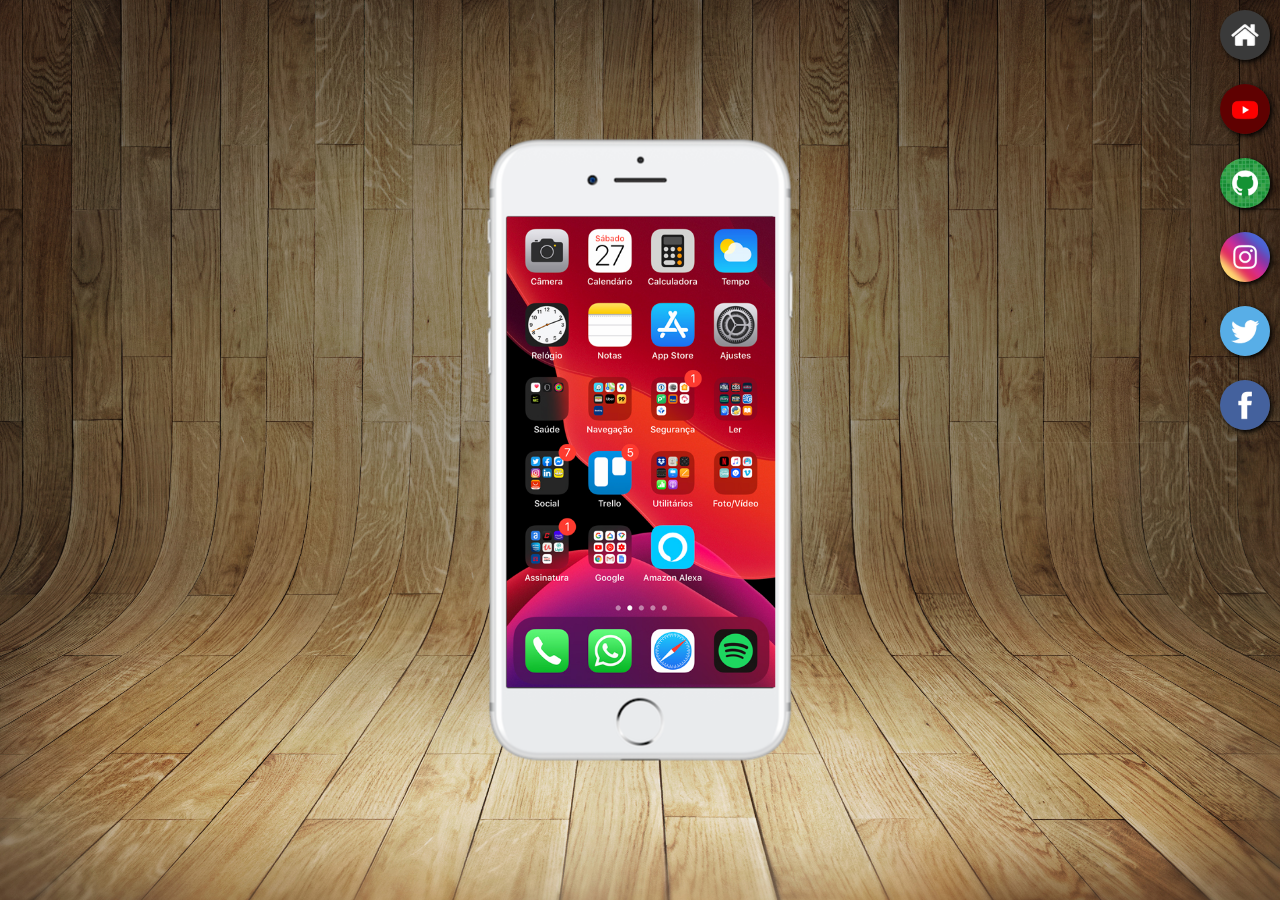
<file: index.html>
<!DOCTYPE html>
<html lang="pt-br">
<head>
    <meta charset="UTF-8">
    <meta name="viewport" content="width=device-width, initial-scale=1.0">
    <link rel="shortcut icon" href="favicon.ico" type="image/x-icon">
    <link rel="stylesheet" href="estilos/style.css">
    <title>projeto redes sociais</title>
</head>
<body>
    <main>
        <section id="telefone">
            <iframe src="home.html" frameborder="0" name="tela" id="tela"></iframe>
        </section>
        <section id="redes">
            <a href="home.html" target="tela"><img src="imagens/logo-home.jpg" alt="home"></a><br>
            <a href="youtube.html" target="tela"><img src="imagens/logo-youtube.jpg" alt="youtube"></a><br>
            <a href="github.html" target="tela"><img src="imagens/logo-github.jpg" alt="github"></a><br>
            <a href="instagran.html" target="tela"><img src="imagens/logo-instagram.jpg" alt="instagram"></a><br>
            <a href="x.html" target="tela"><img src="imagens/logo-twitter.jpg" alt="twitter"></a><br>
            <a href="facebook.html" target="tela"><img src="imagens/logo-facebook.jpg" alt="facebook"></a>
        </section>
    </main>
</body>
</html>
</file>
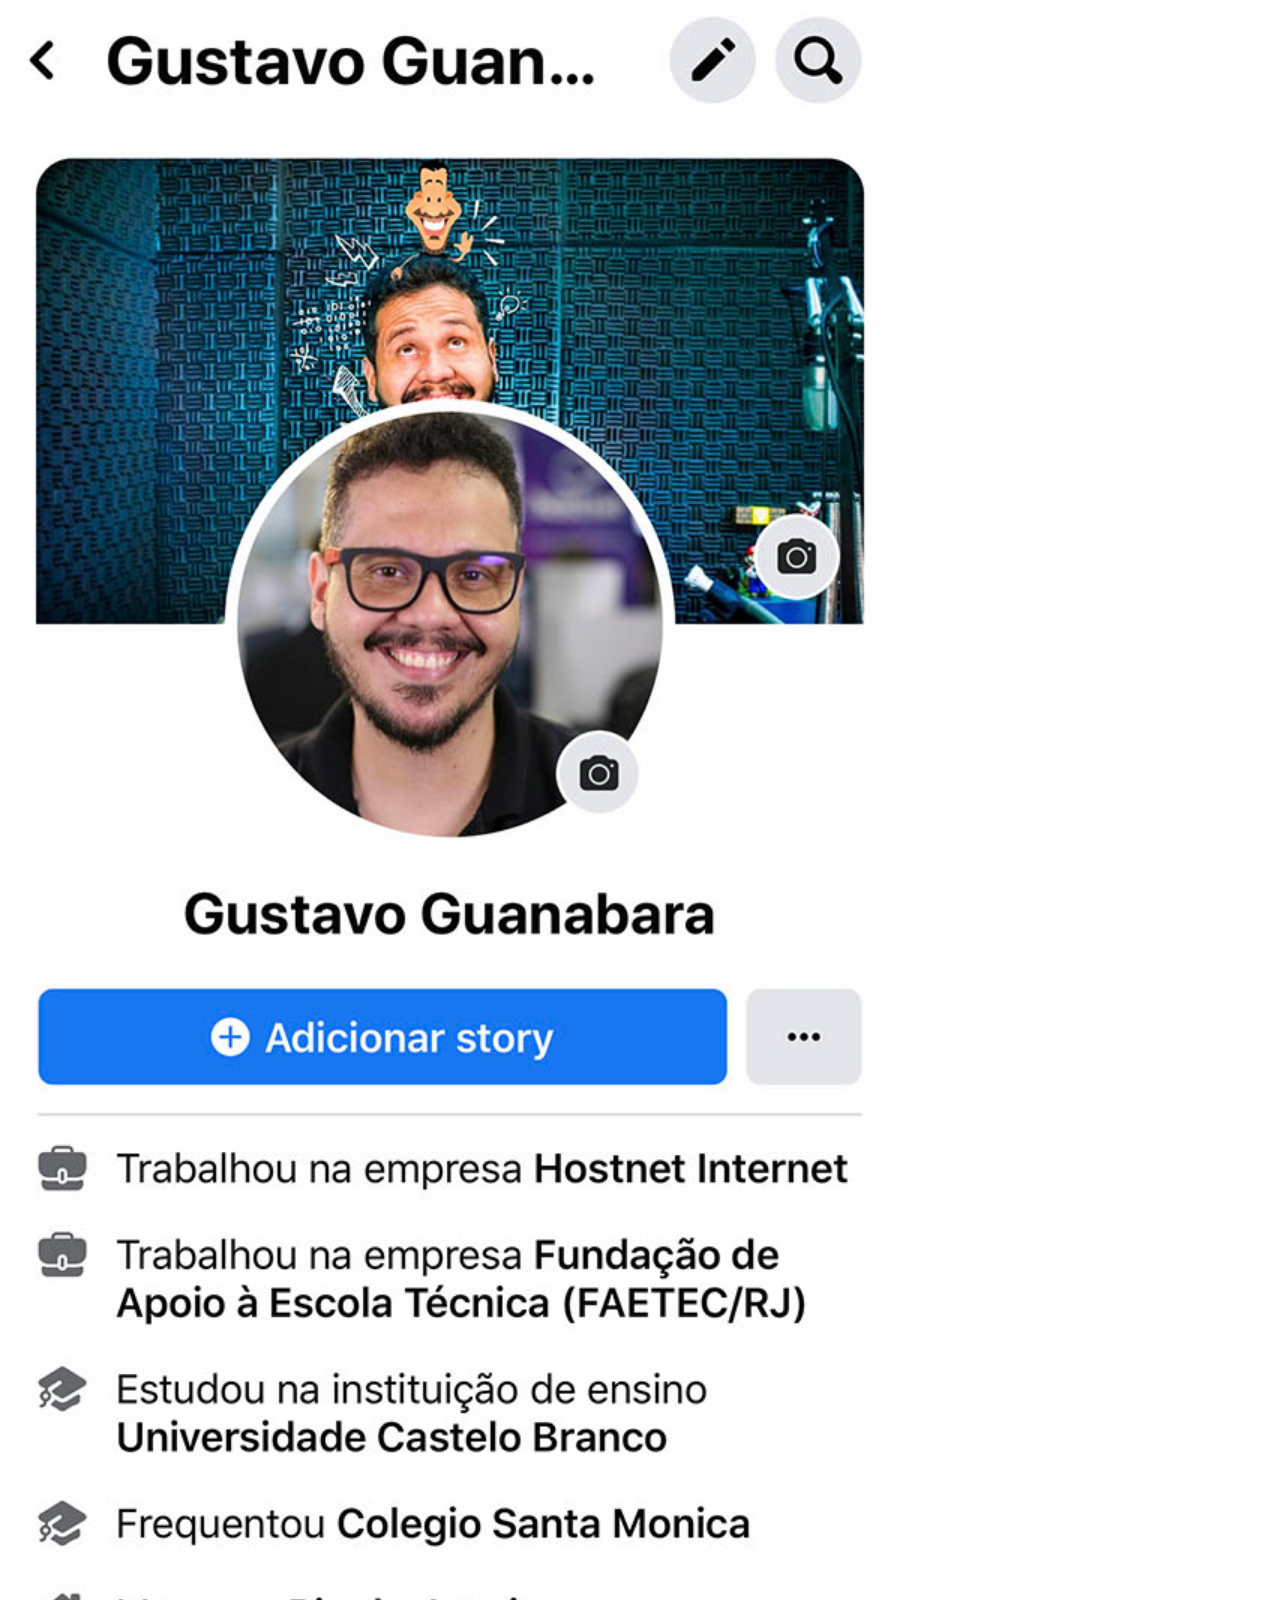
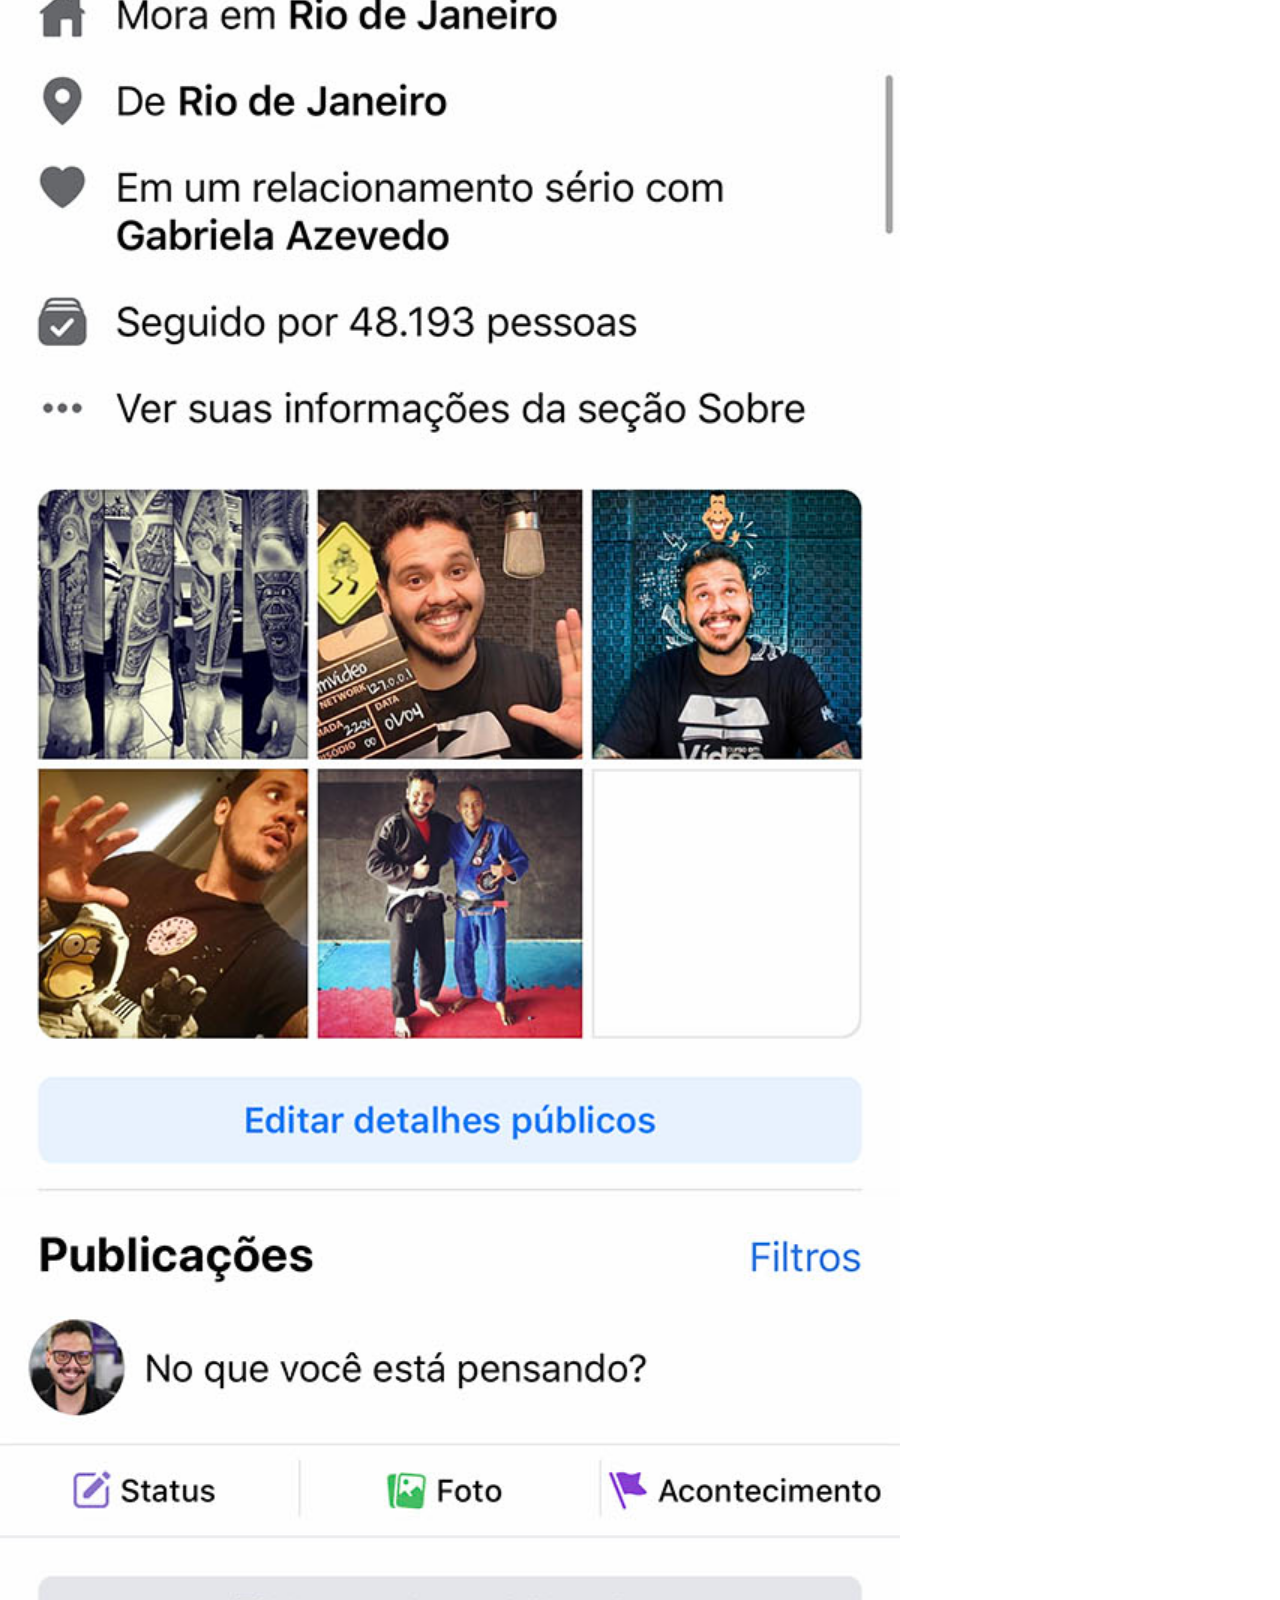
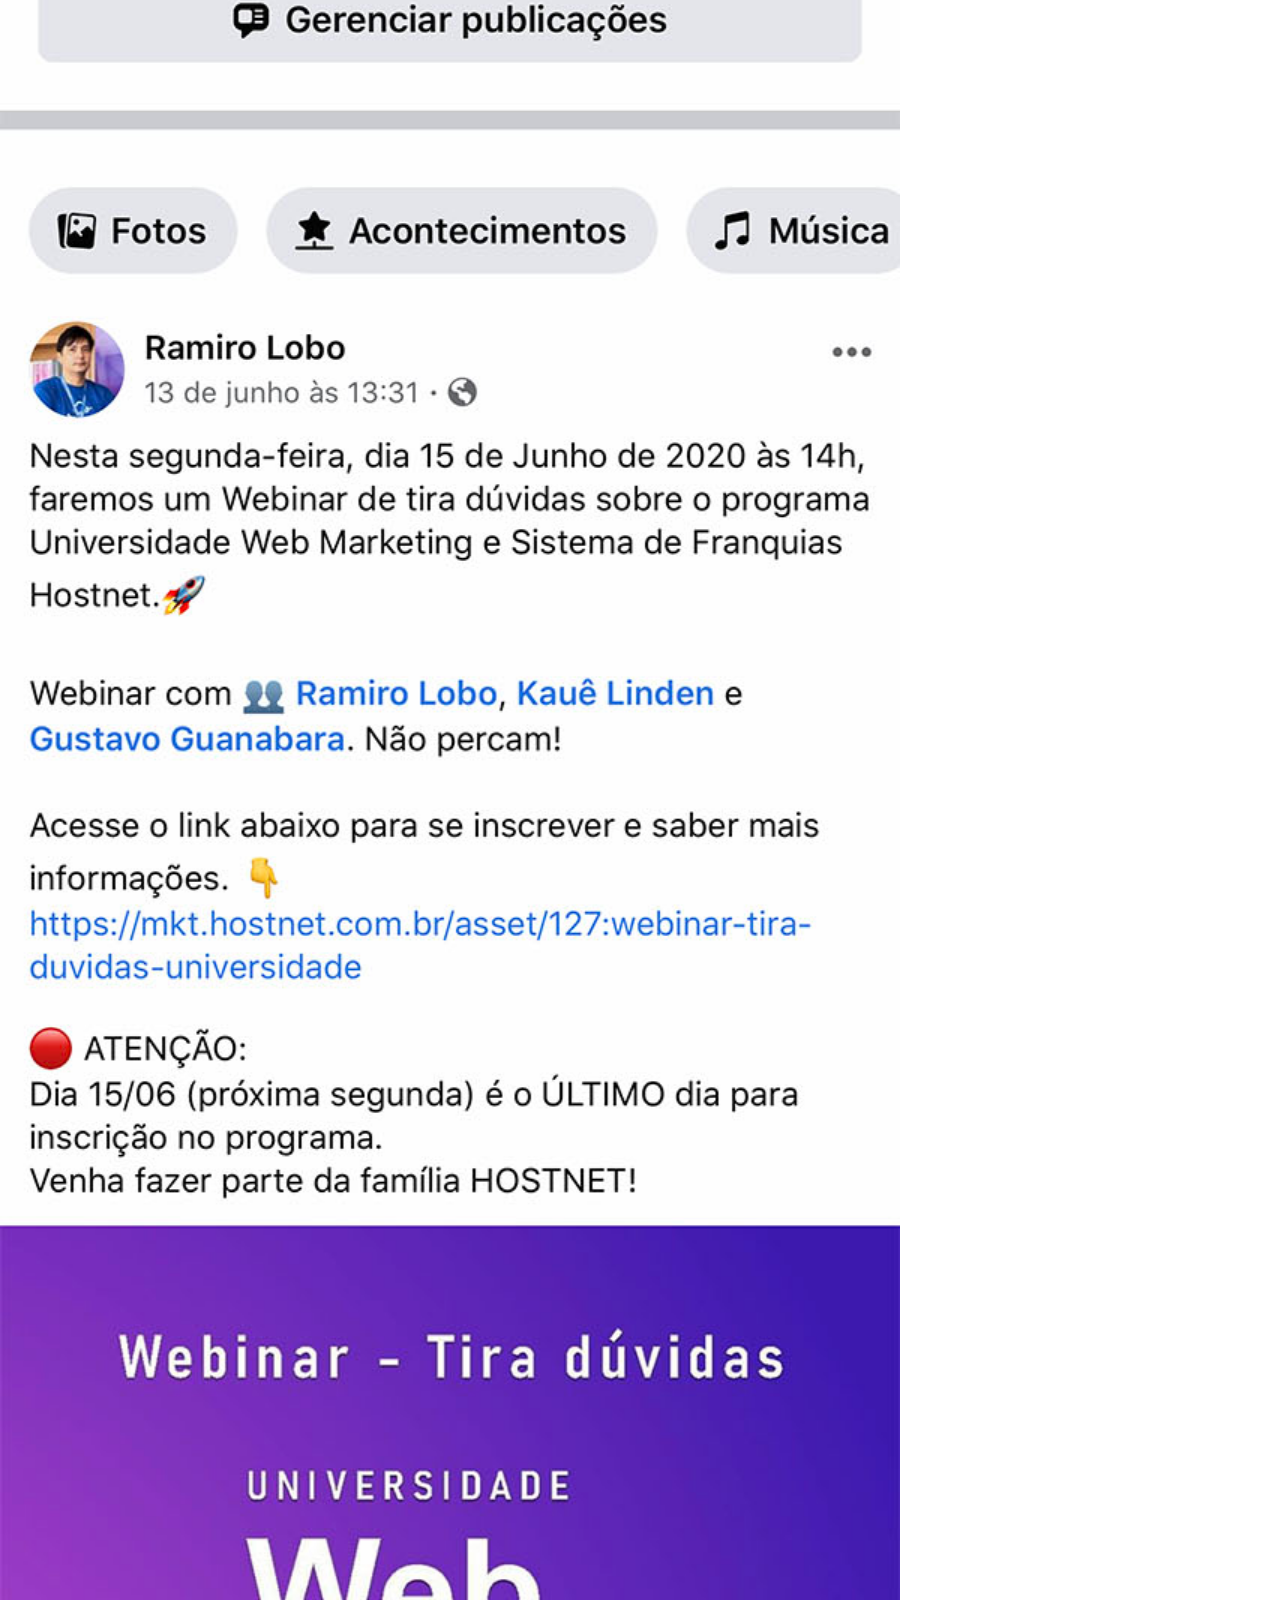
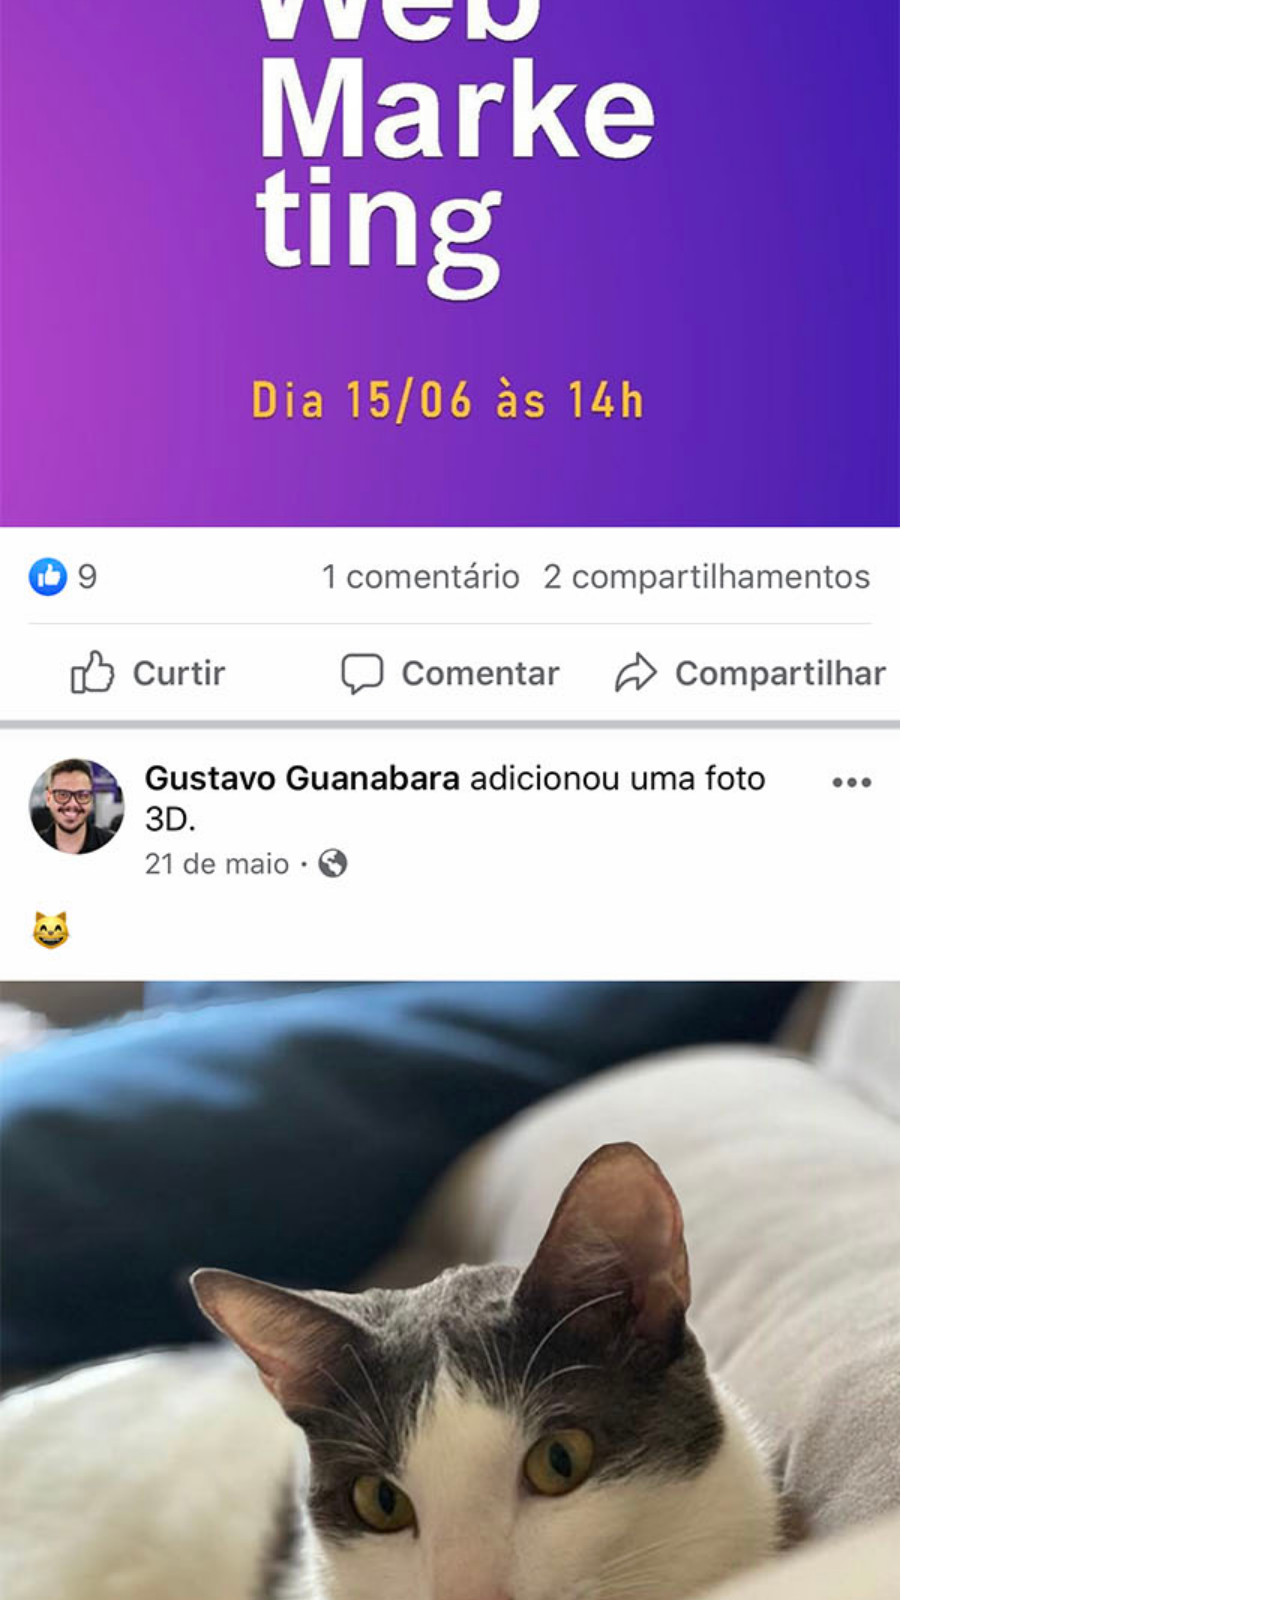
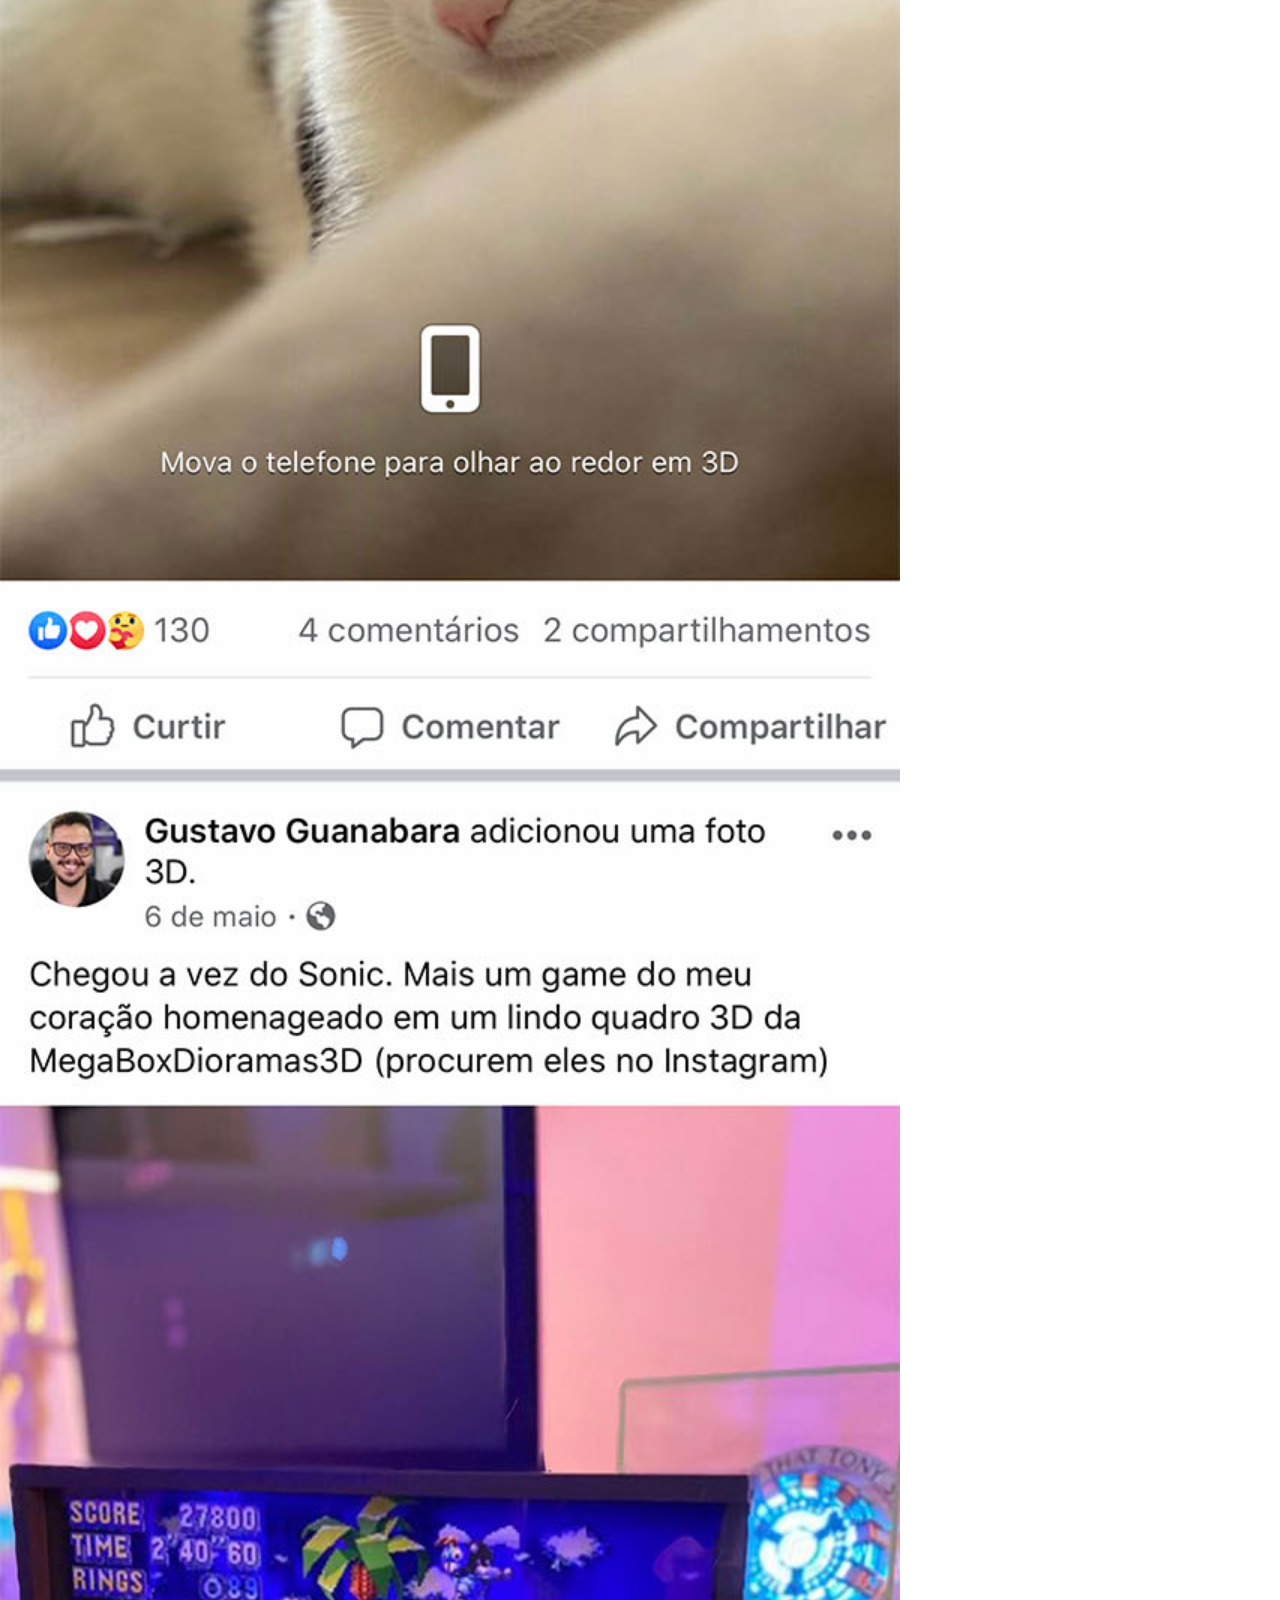
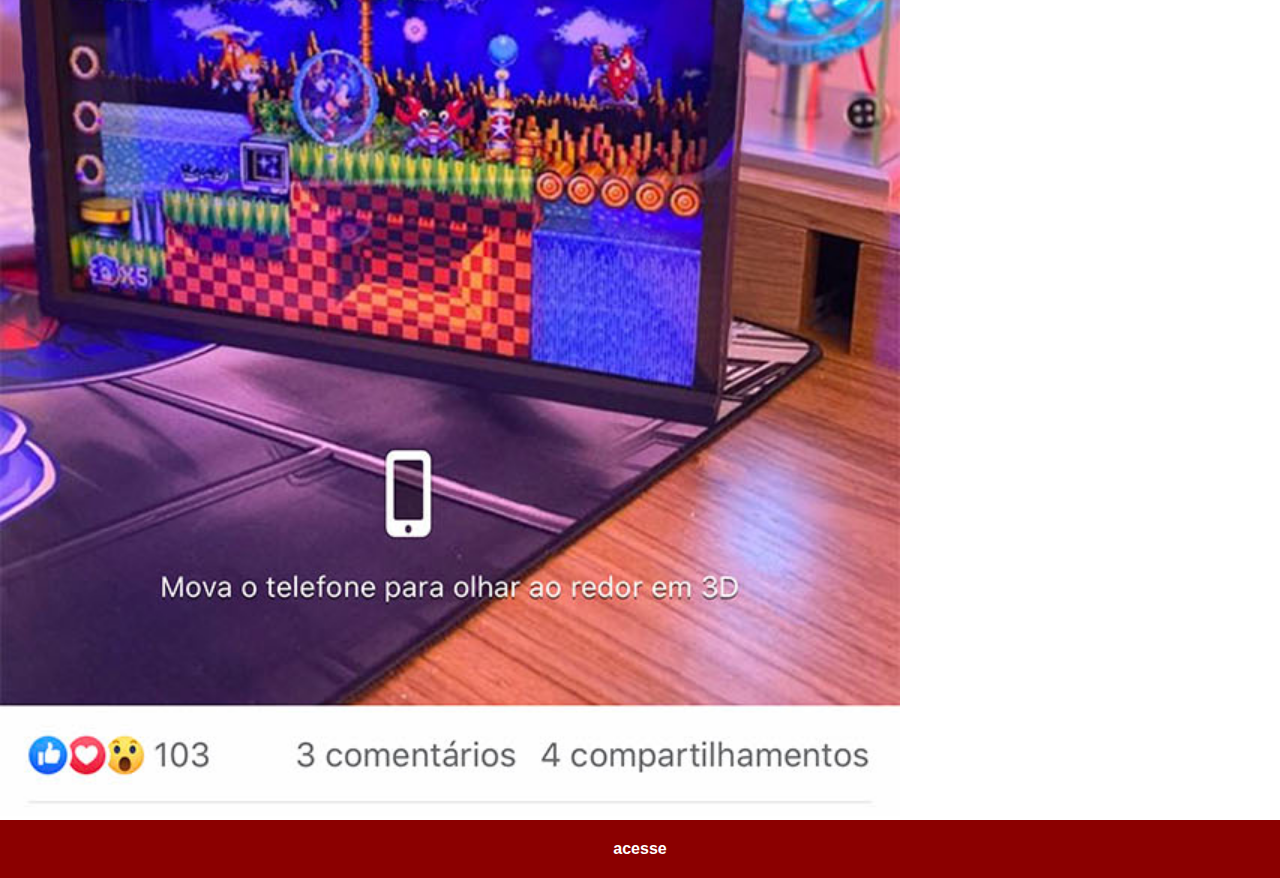
<file: facebook.html>
<!DOCTYPE html>
<html lang="pt-br">
<head>
    <meta charset="UTF-8">
    <meta name="viewport" content="width=device-width, initial-scale=1.0">
    <link rel="stylesheet" href="estilos/social.css">
    <title>facebook</title>
</head>
<body>
    <img src="imagens/tela-facebook.jpg" alt="facebook">
    <a href="https://www.facebook.com/gustavoguanabara/?locale=pt_BR" target="_blank">acesse</a>
</body>
</html>
</file>
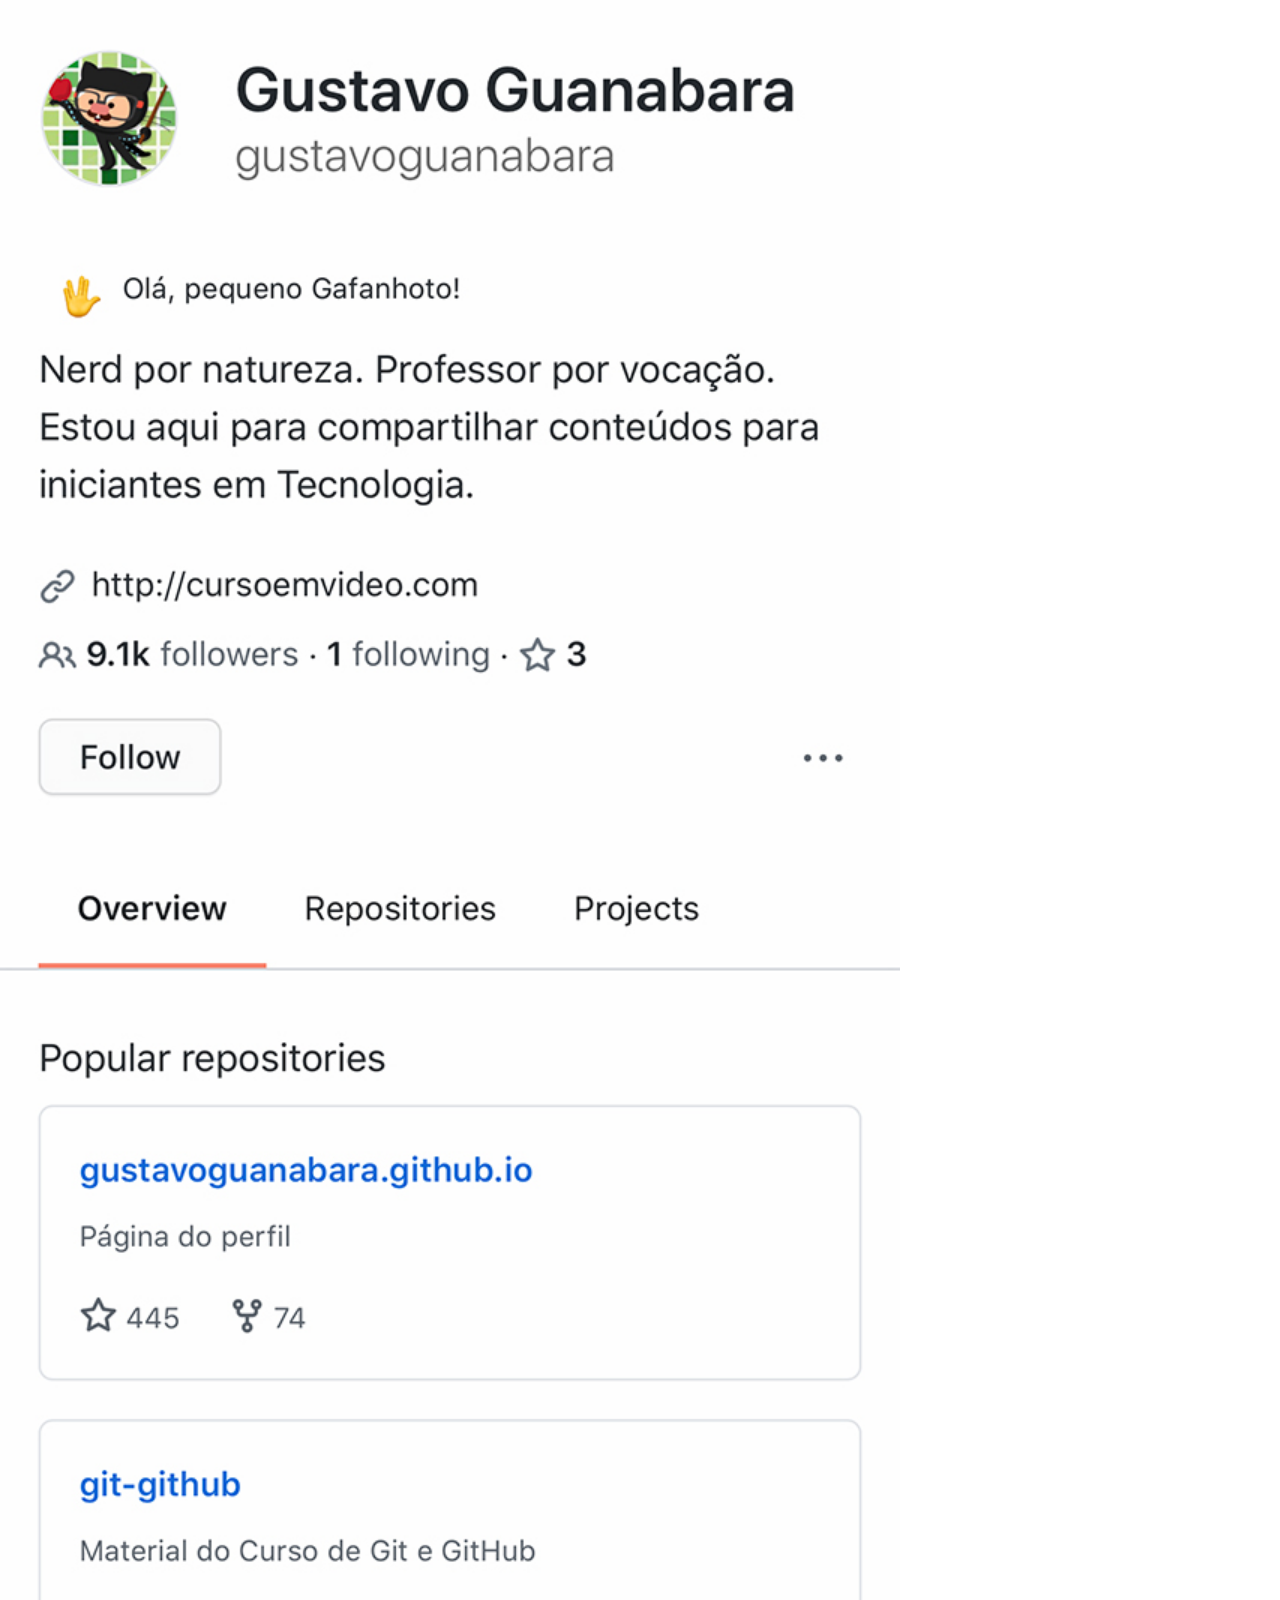
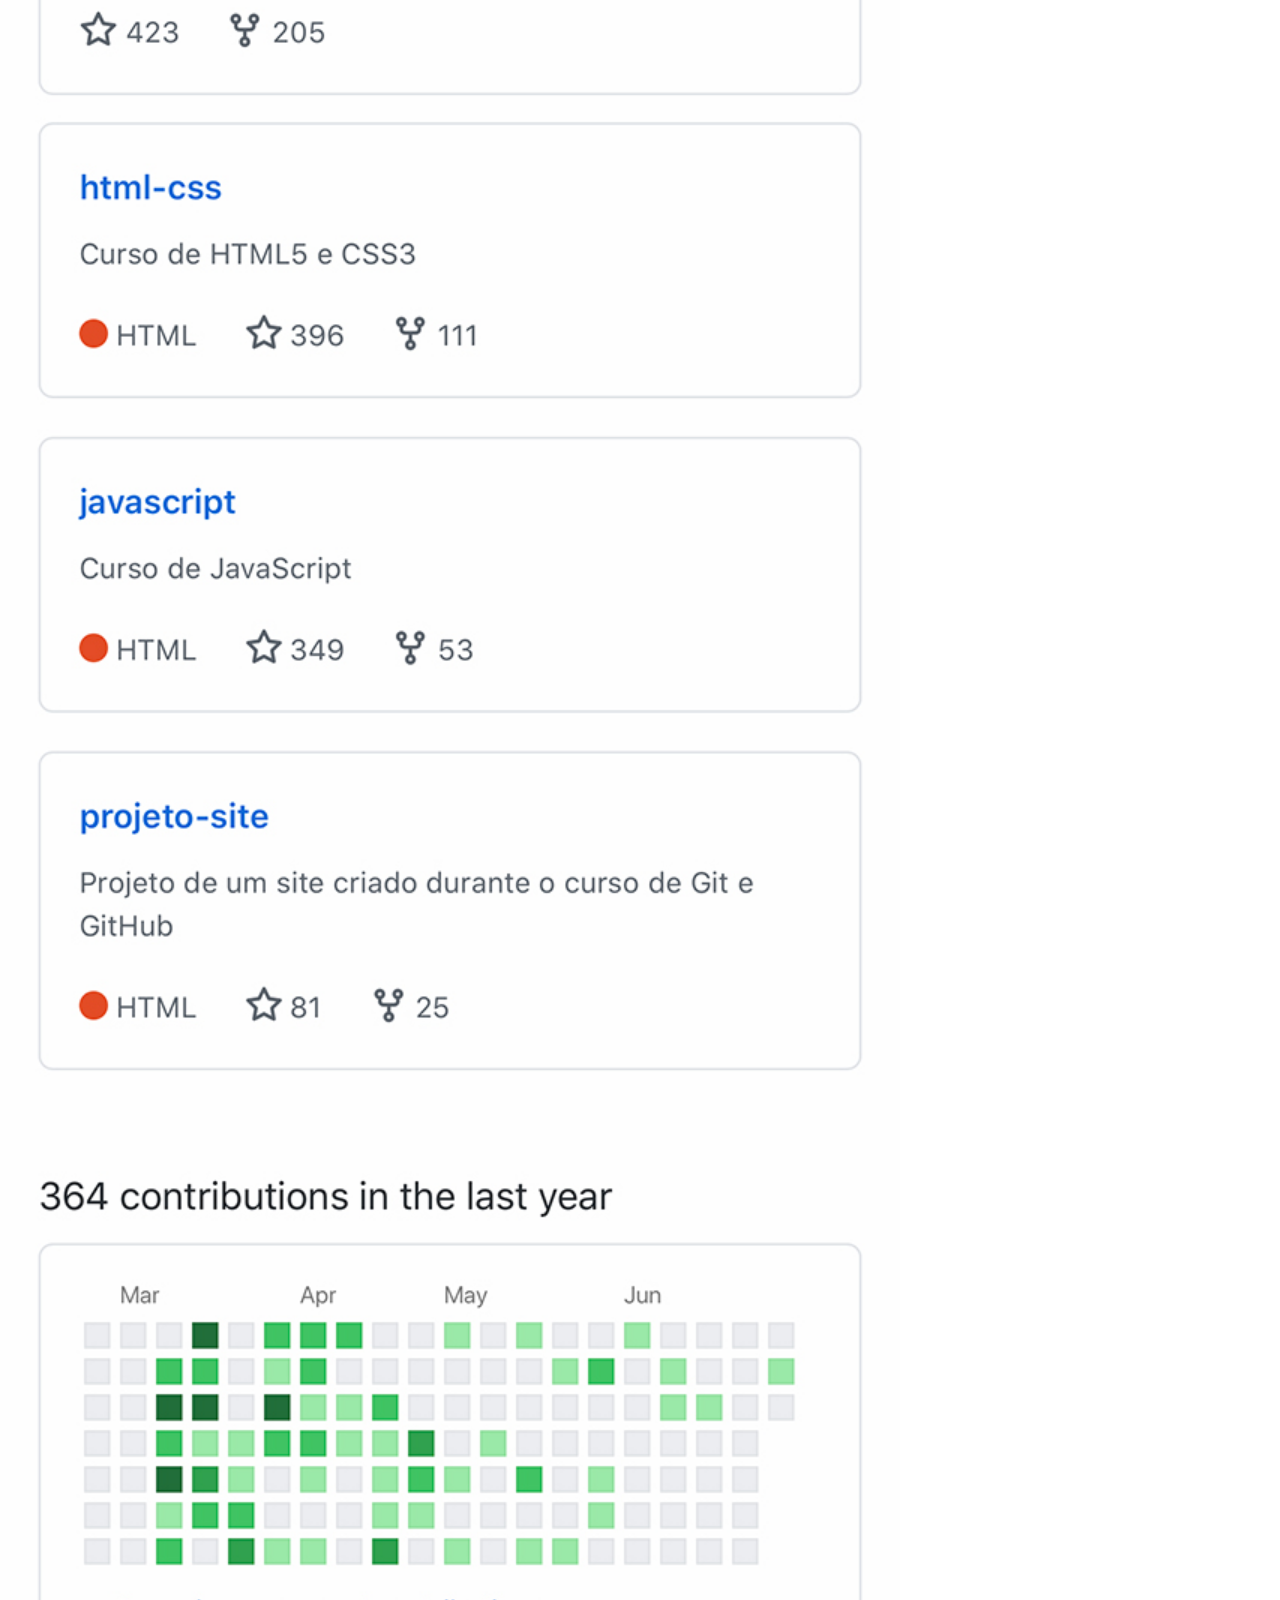
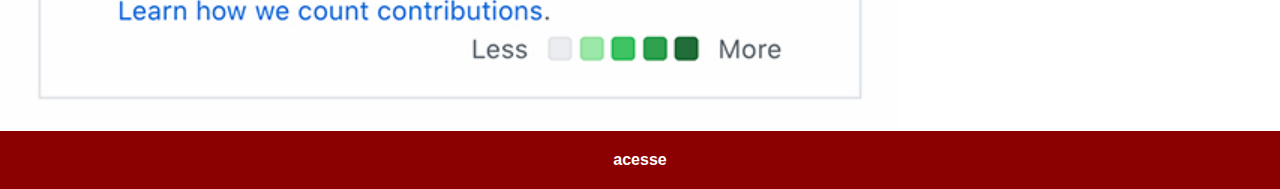
<file: github.html>
<!DOCTYPE html>
<html lang="pt-br">
<head>
    <meta charset="UTF-8">
    <meta name="viewport" content="width=device-width, initial-scale=1.0">
    <link rel="stylesheet" href="estilos/social.css">
    <title>github</title>
</head>
<body>
    <img src="imagens/tela-github.jpg" alt="github">
    <a href="https://gustavoguanabara.github.io/" target="_blank">acesse</a>
</body>
</html>
</file>
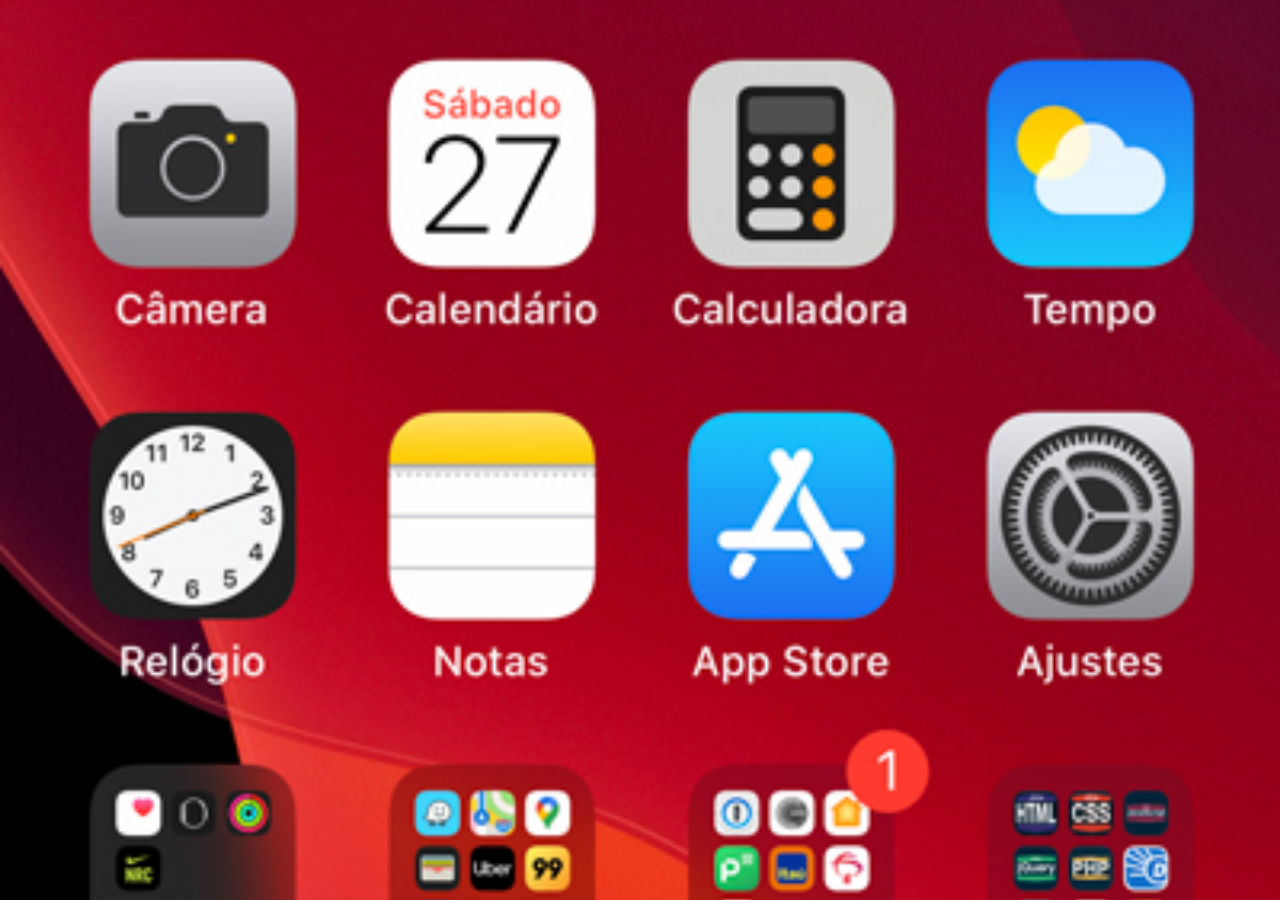
<file: home.html>
<!DOCTYPE html>
<html lang="pt-br">
<head>
    <meta charset="UTF-8">
    <meta name="viewport" content="width=device-width, initial-scale=1.0">
    <title>Document</title>
</head>
<style>
    *{
        margin: 0px;
        padding: 0px;
    }
    body{
        width: 100vw;
        height: 100vh;
        background: url("imagens/tela-home.jpg") no-repeat top center;
        background-size: cover;
    }
</style>
<body>
    
</body>
</html>
</file>
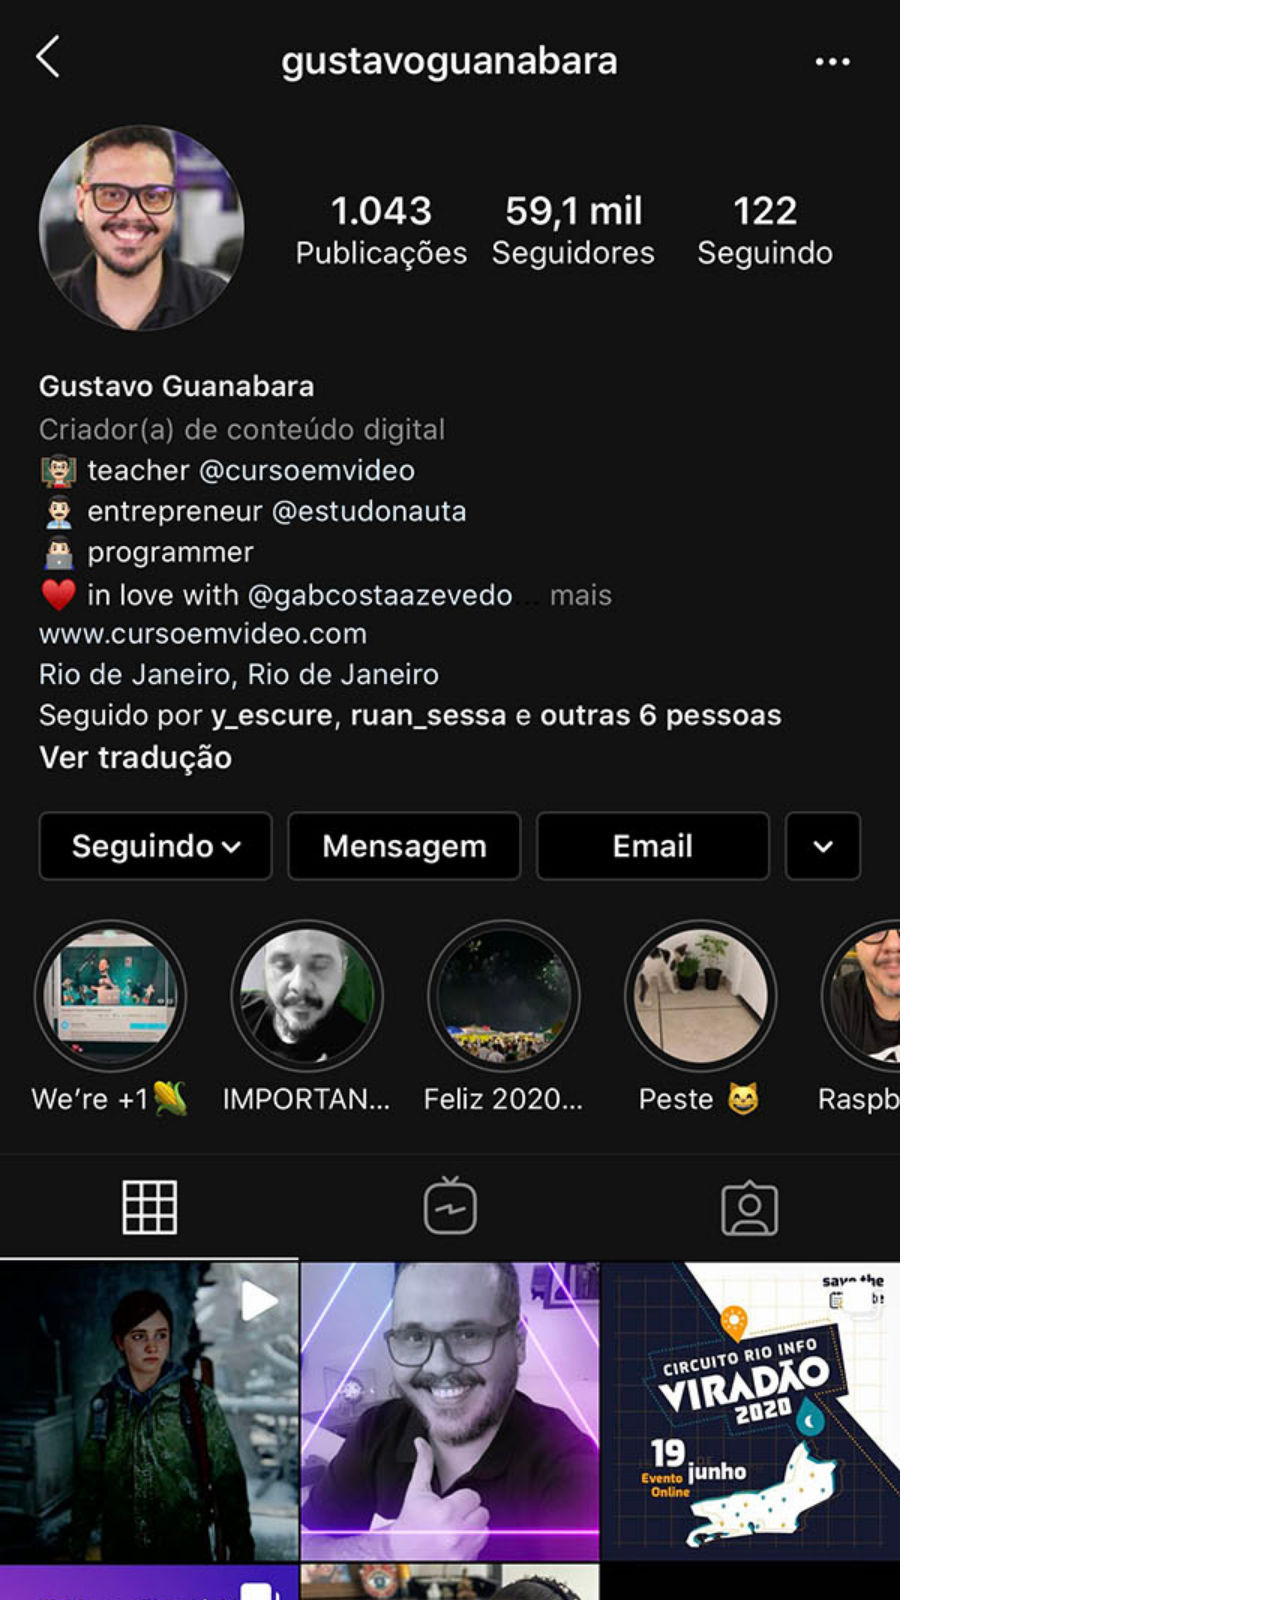
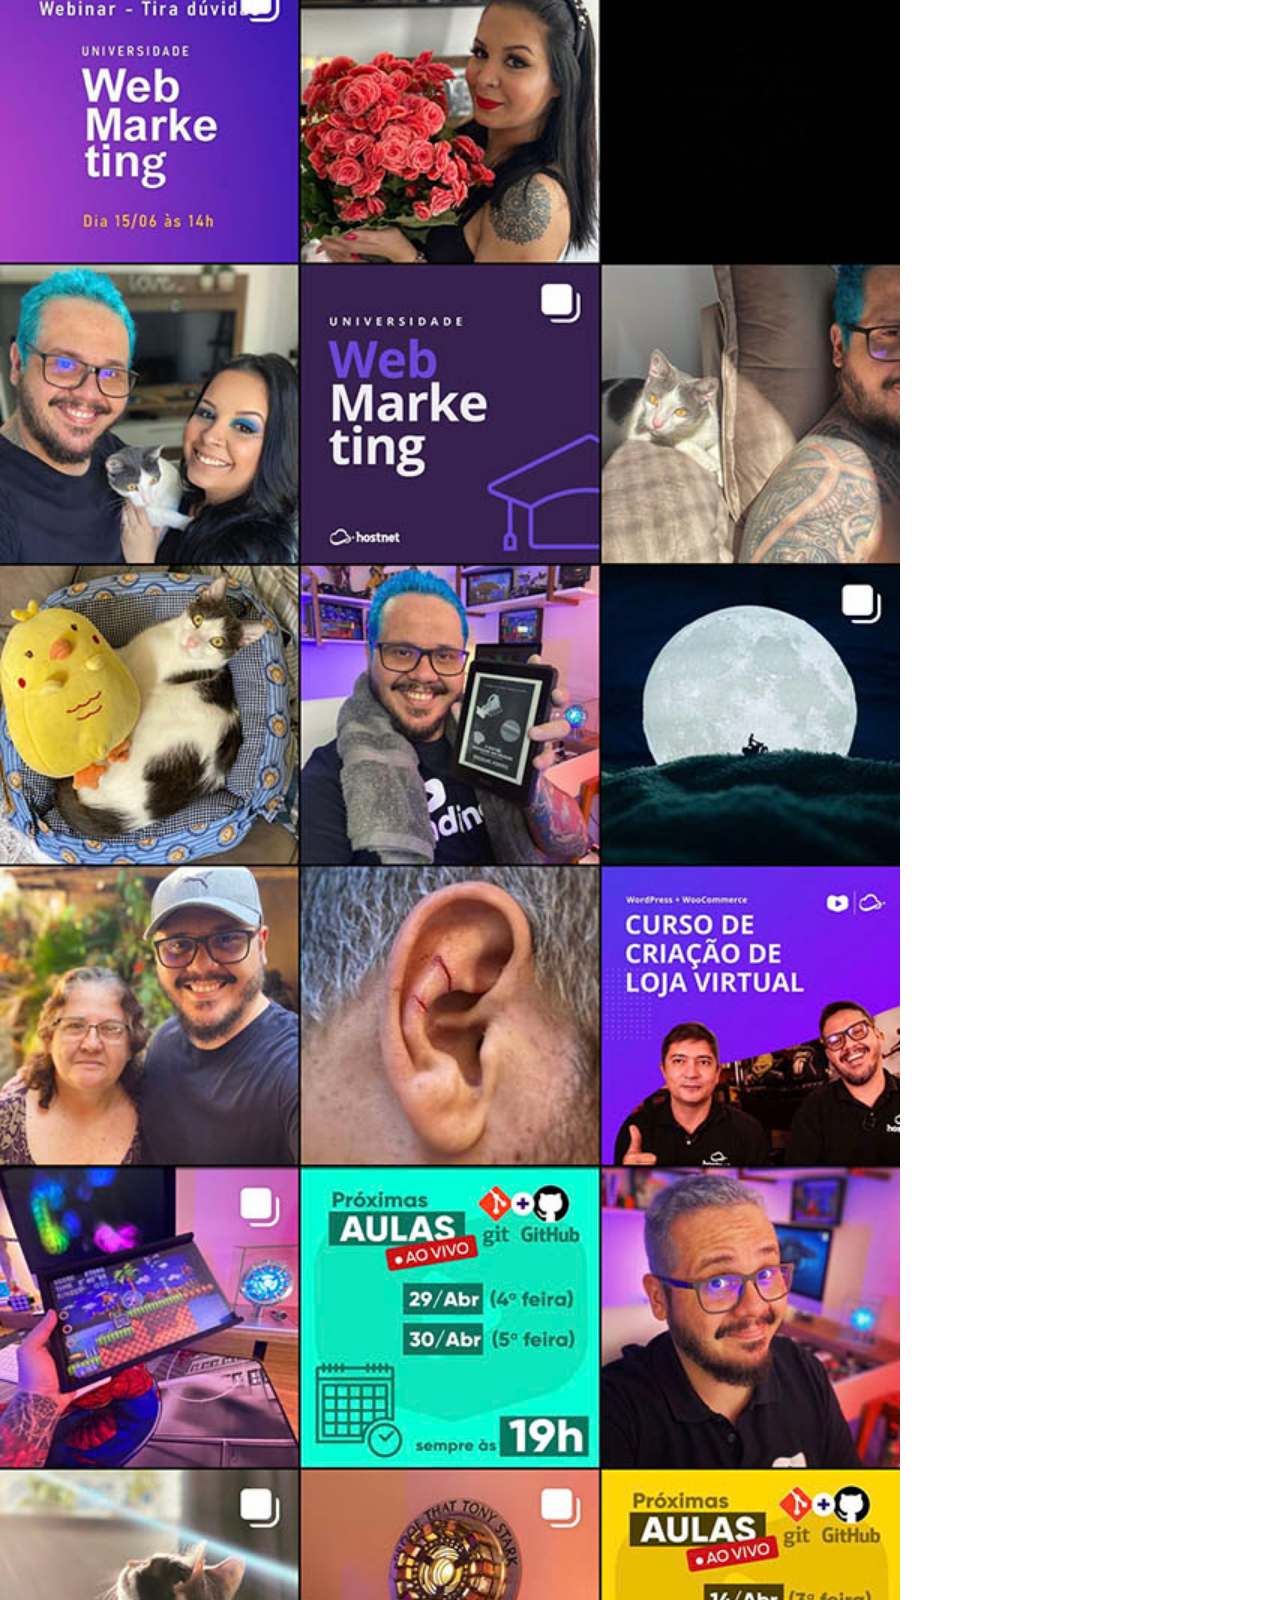
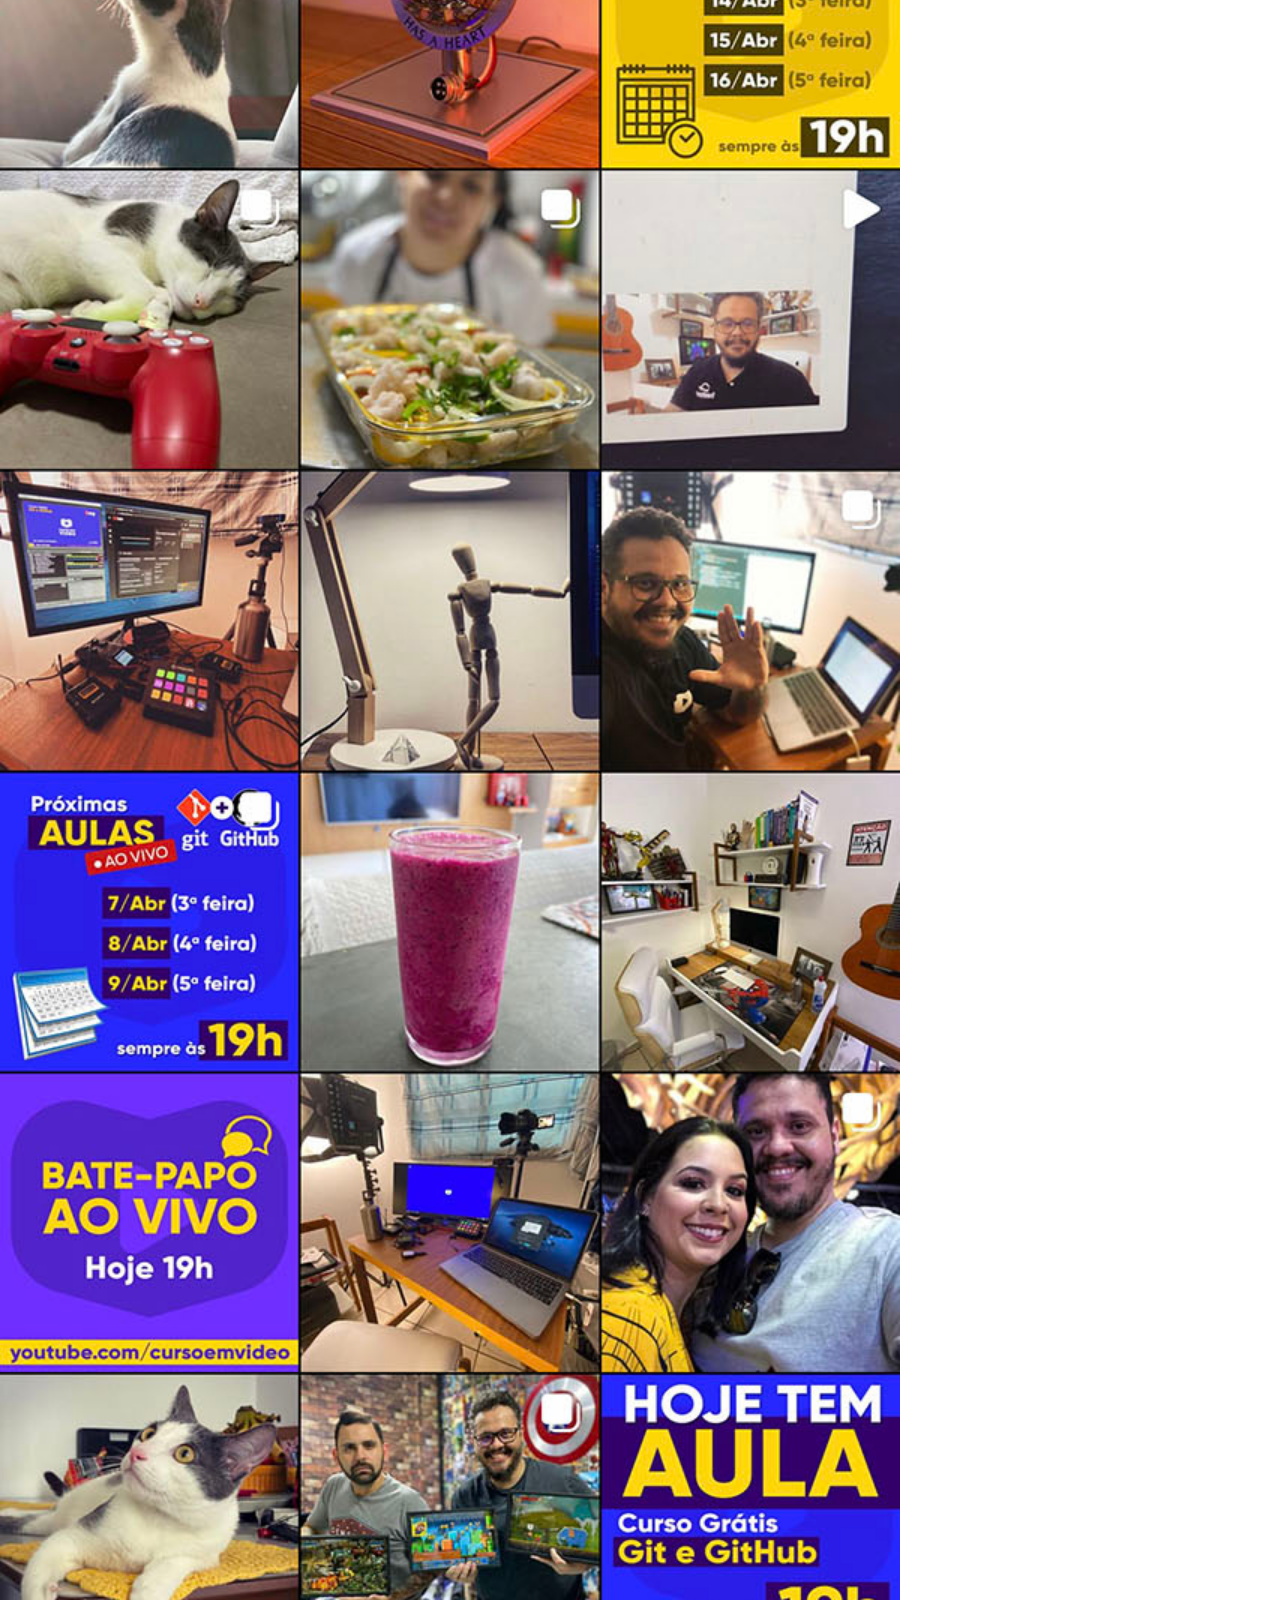
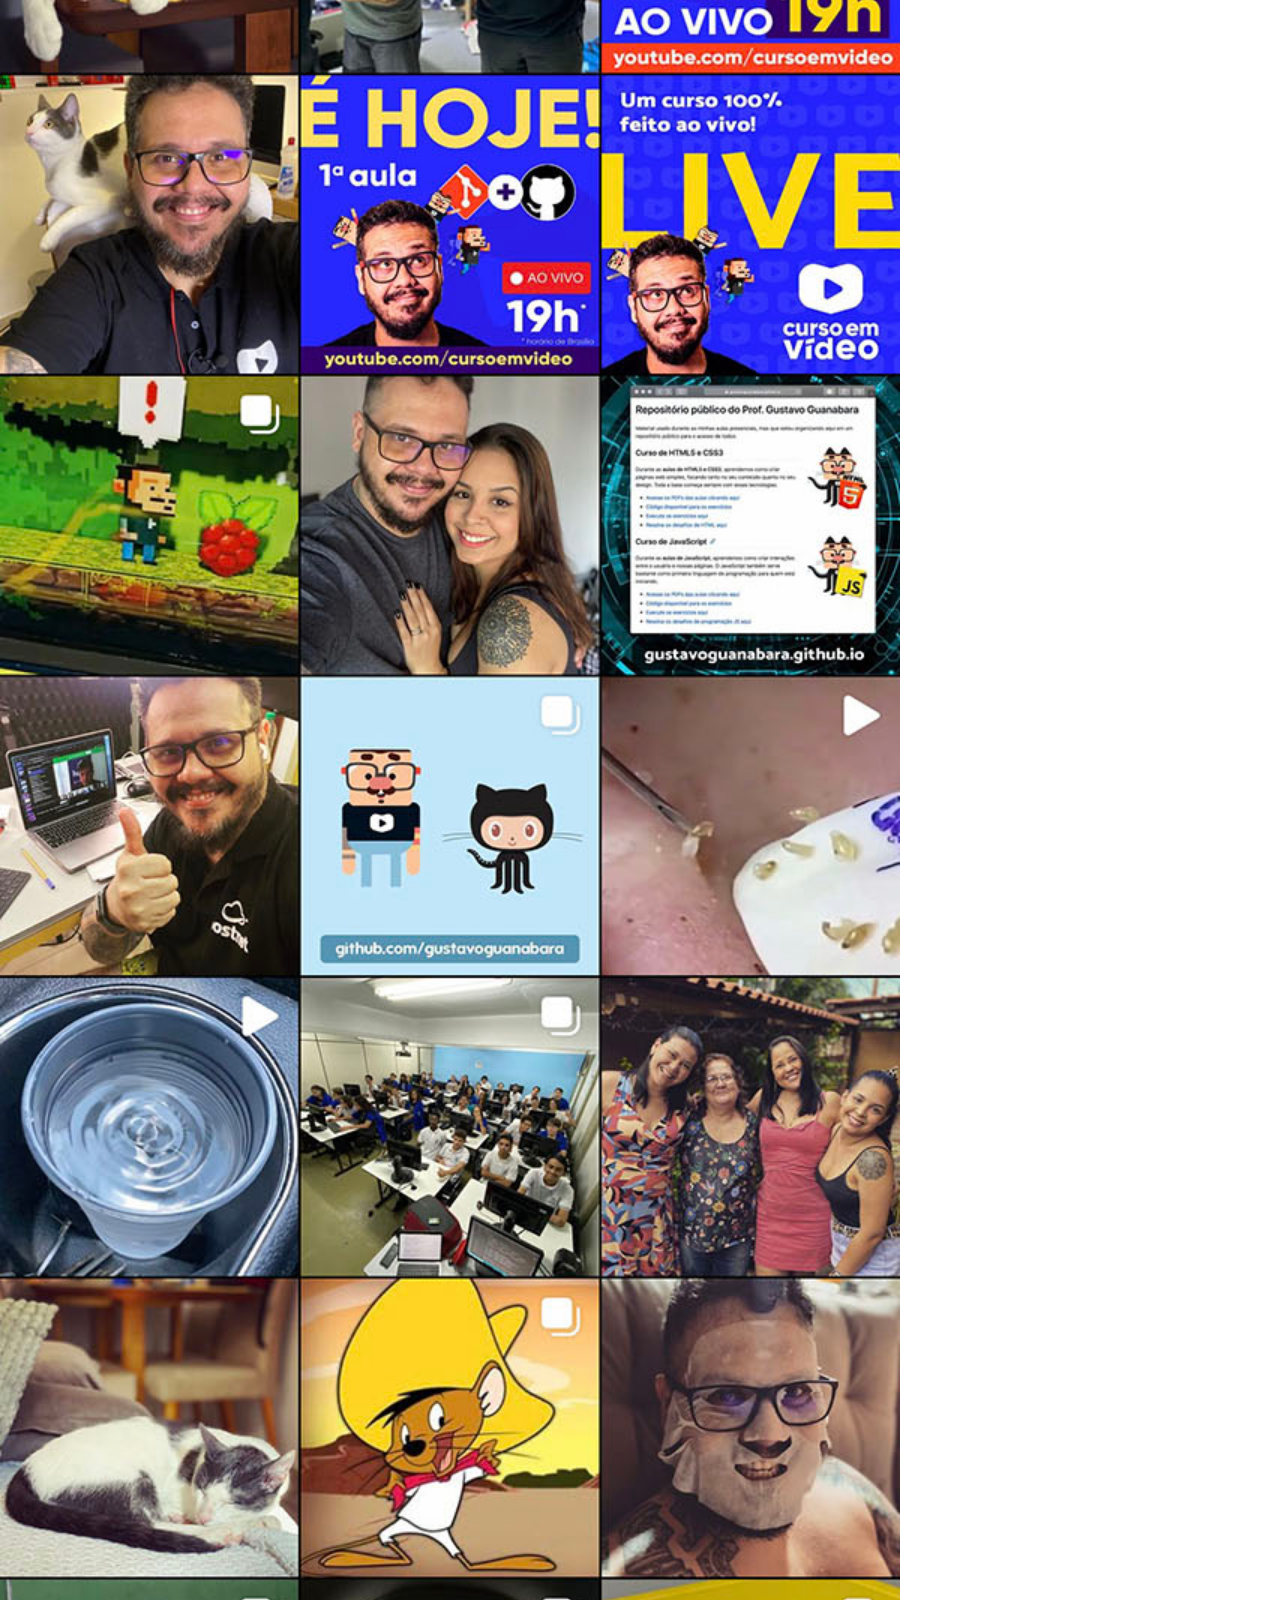
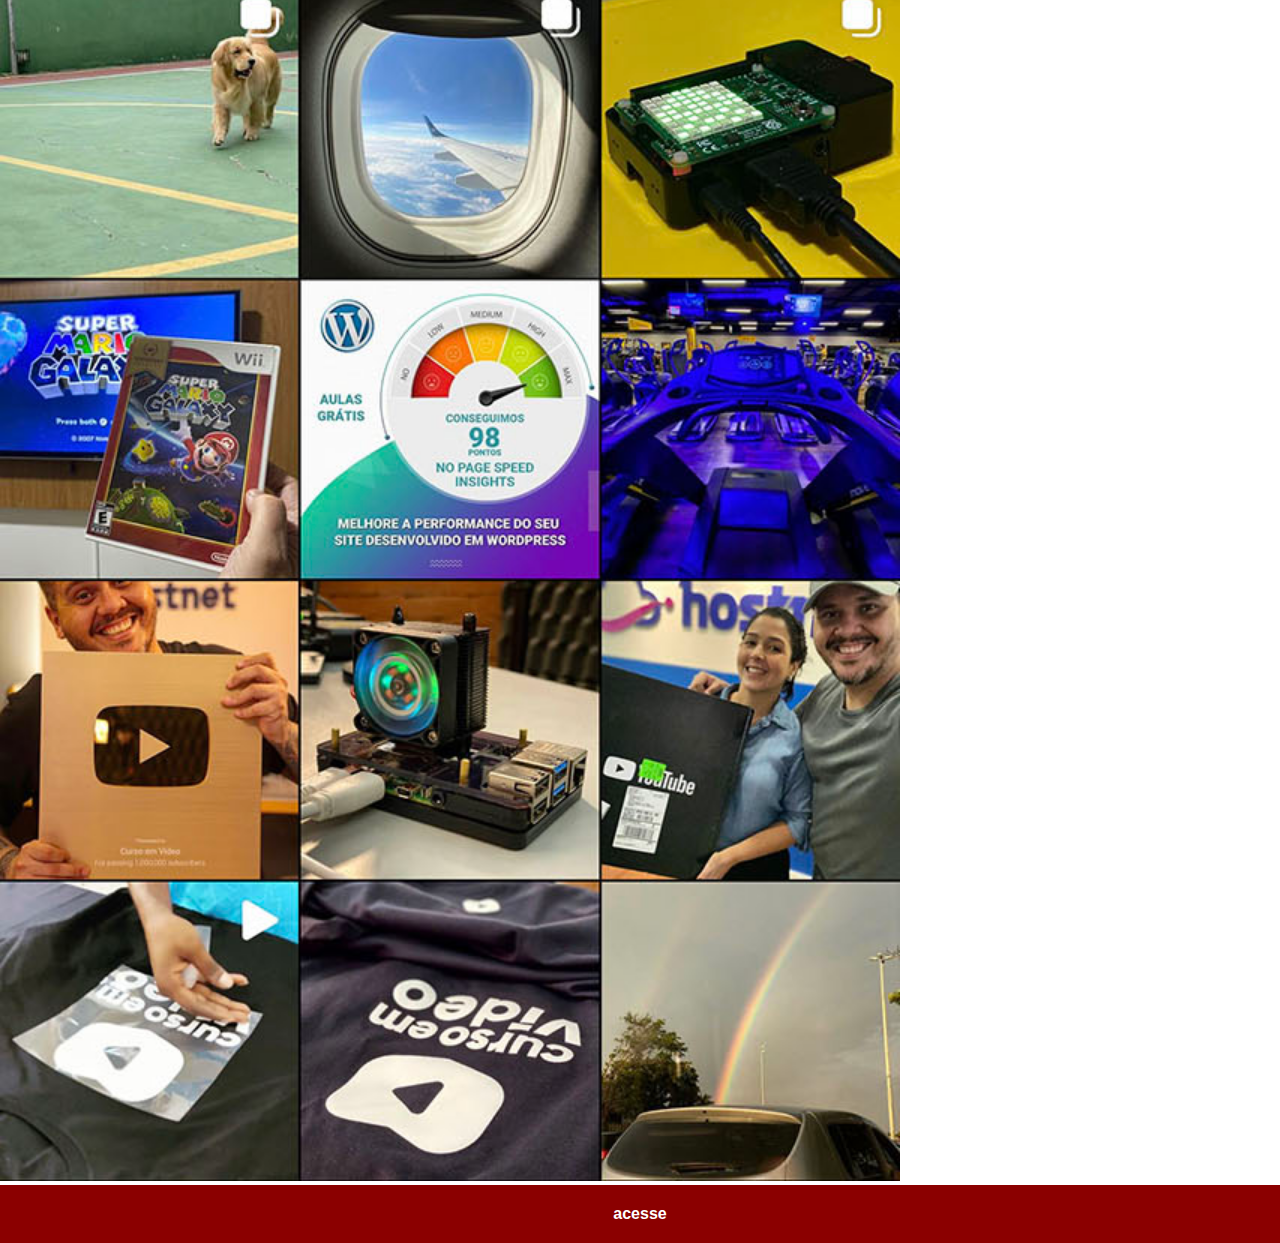
<file: instagran.html>
<!DOCTYPE html>
<html lang="pt-br">
<head>
    <meta charset="UTF-8">
    <meta name="viewport" content="width=device-width, initial-scale=1.0">
    <link rel="stylesheet" href="estilos/social.css">
    <title>instagram</title>
</head>
<body>
    <img src="imagens/tela-instagram.jpg" alt="instagram">
    <a href="https://www.instagram.com/gustavoguanabara/" target="_blank">acesse</a>
</body>
</html>
</file>
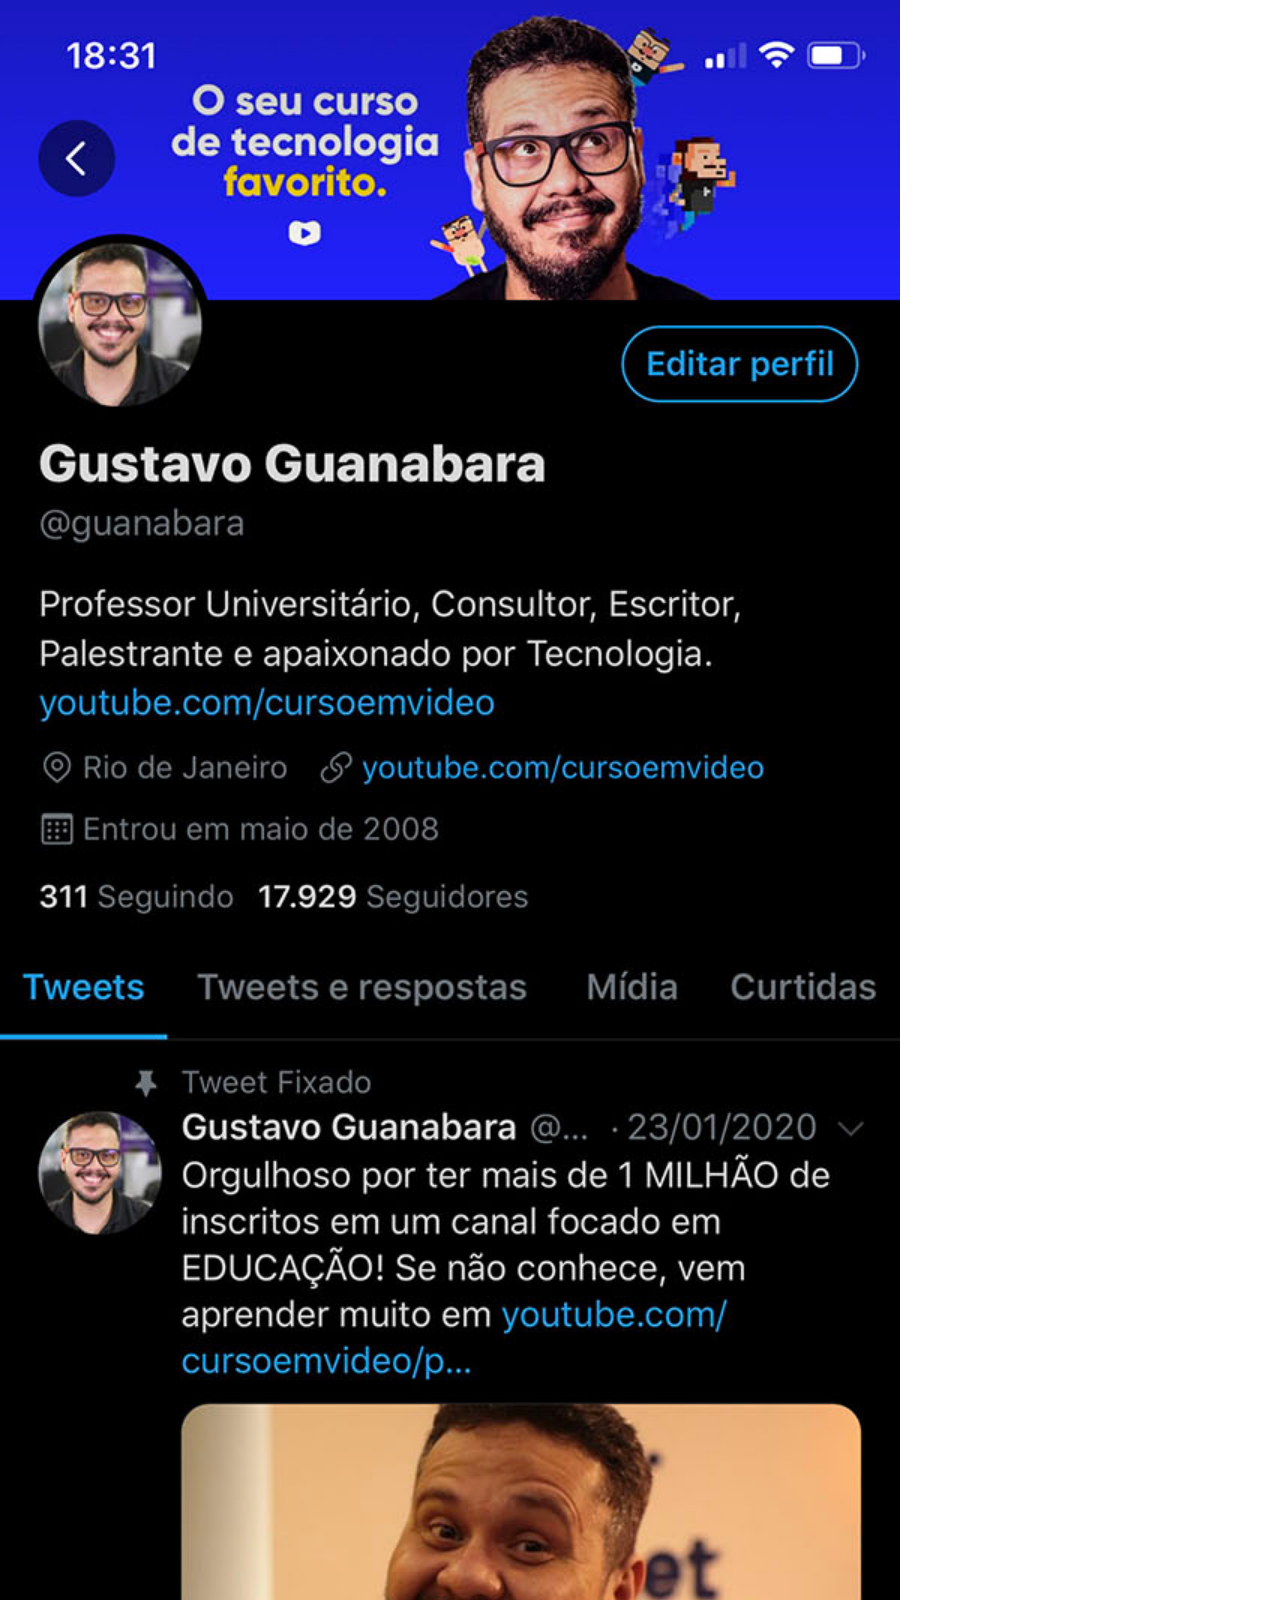
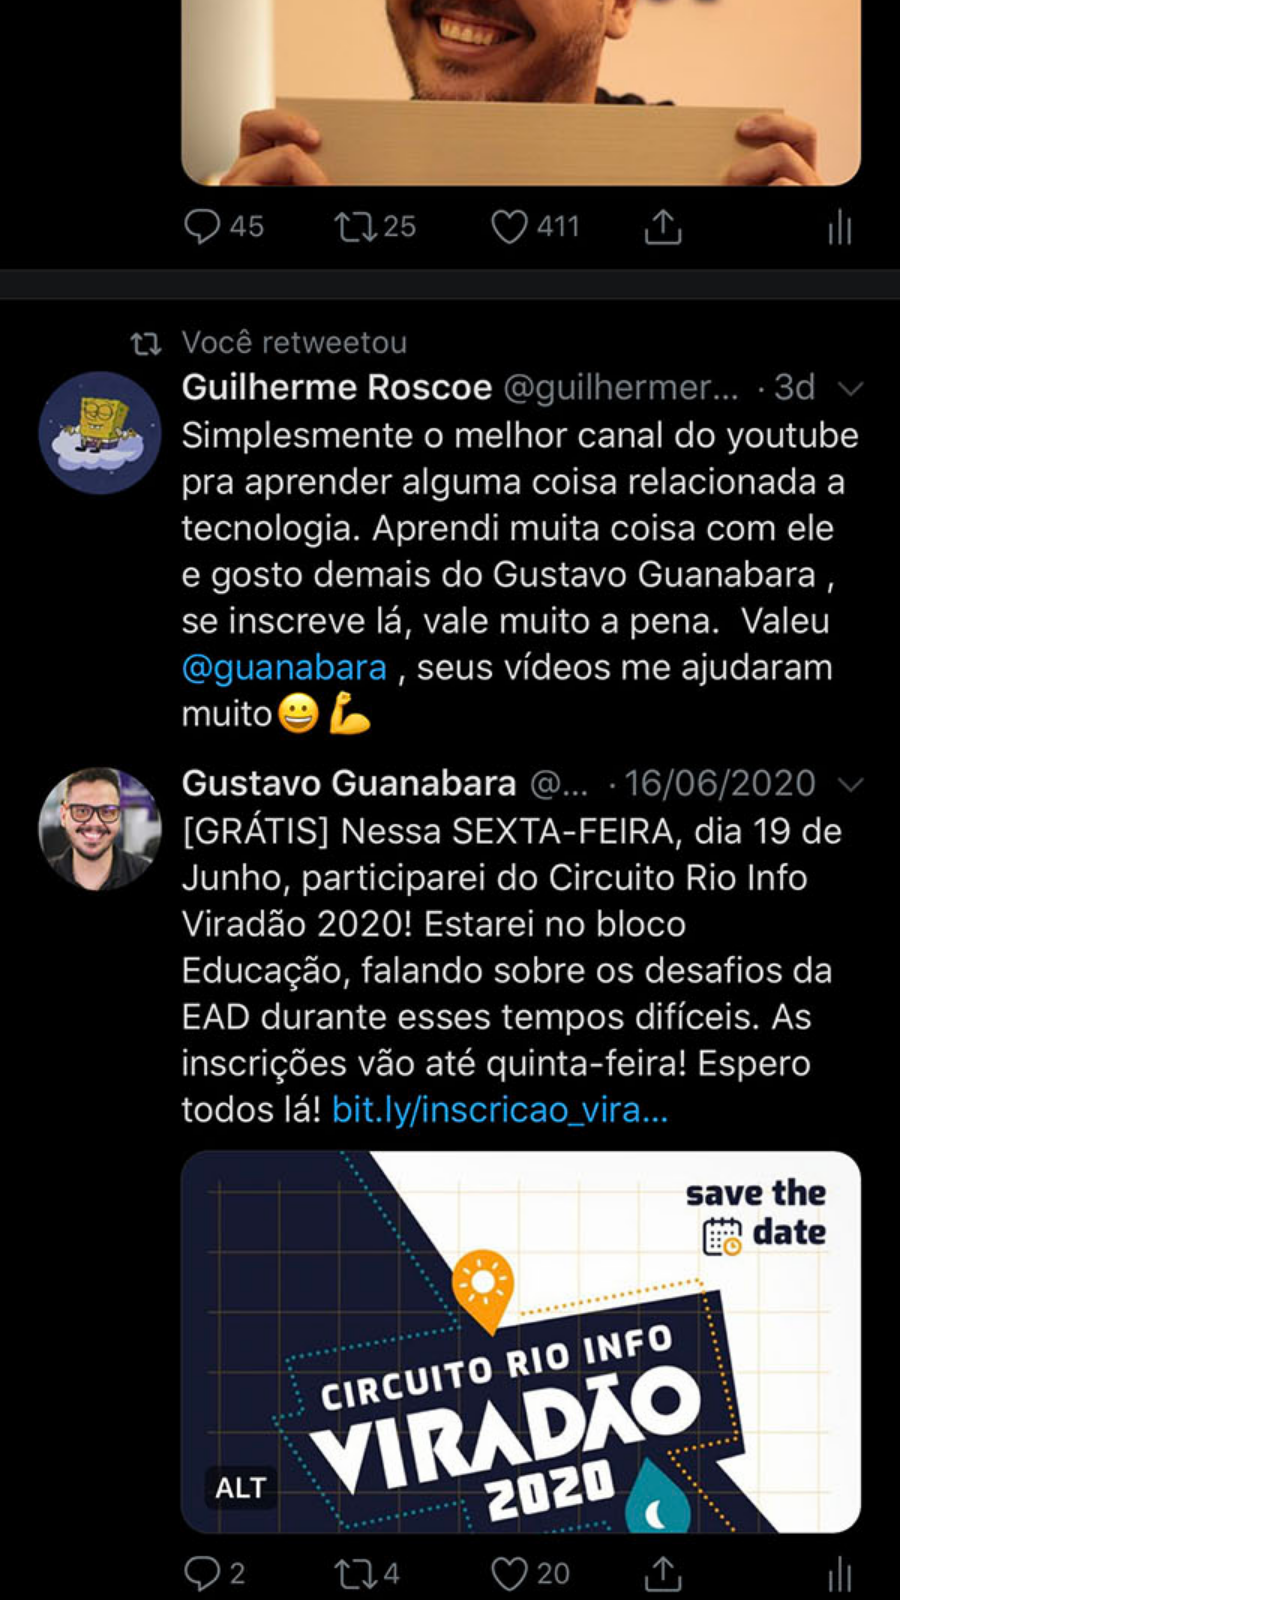
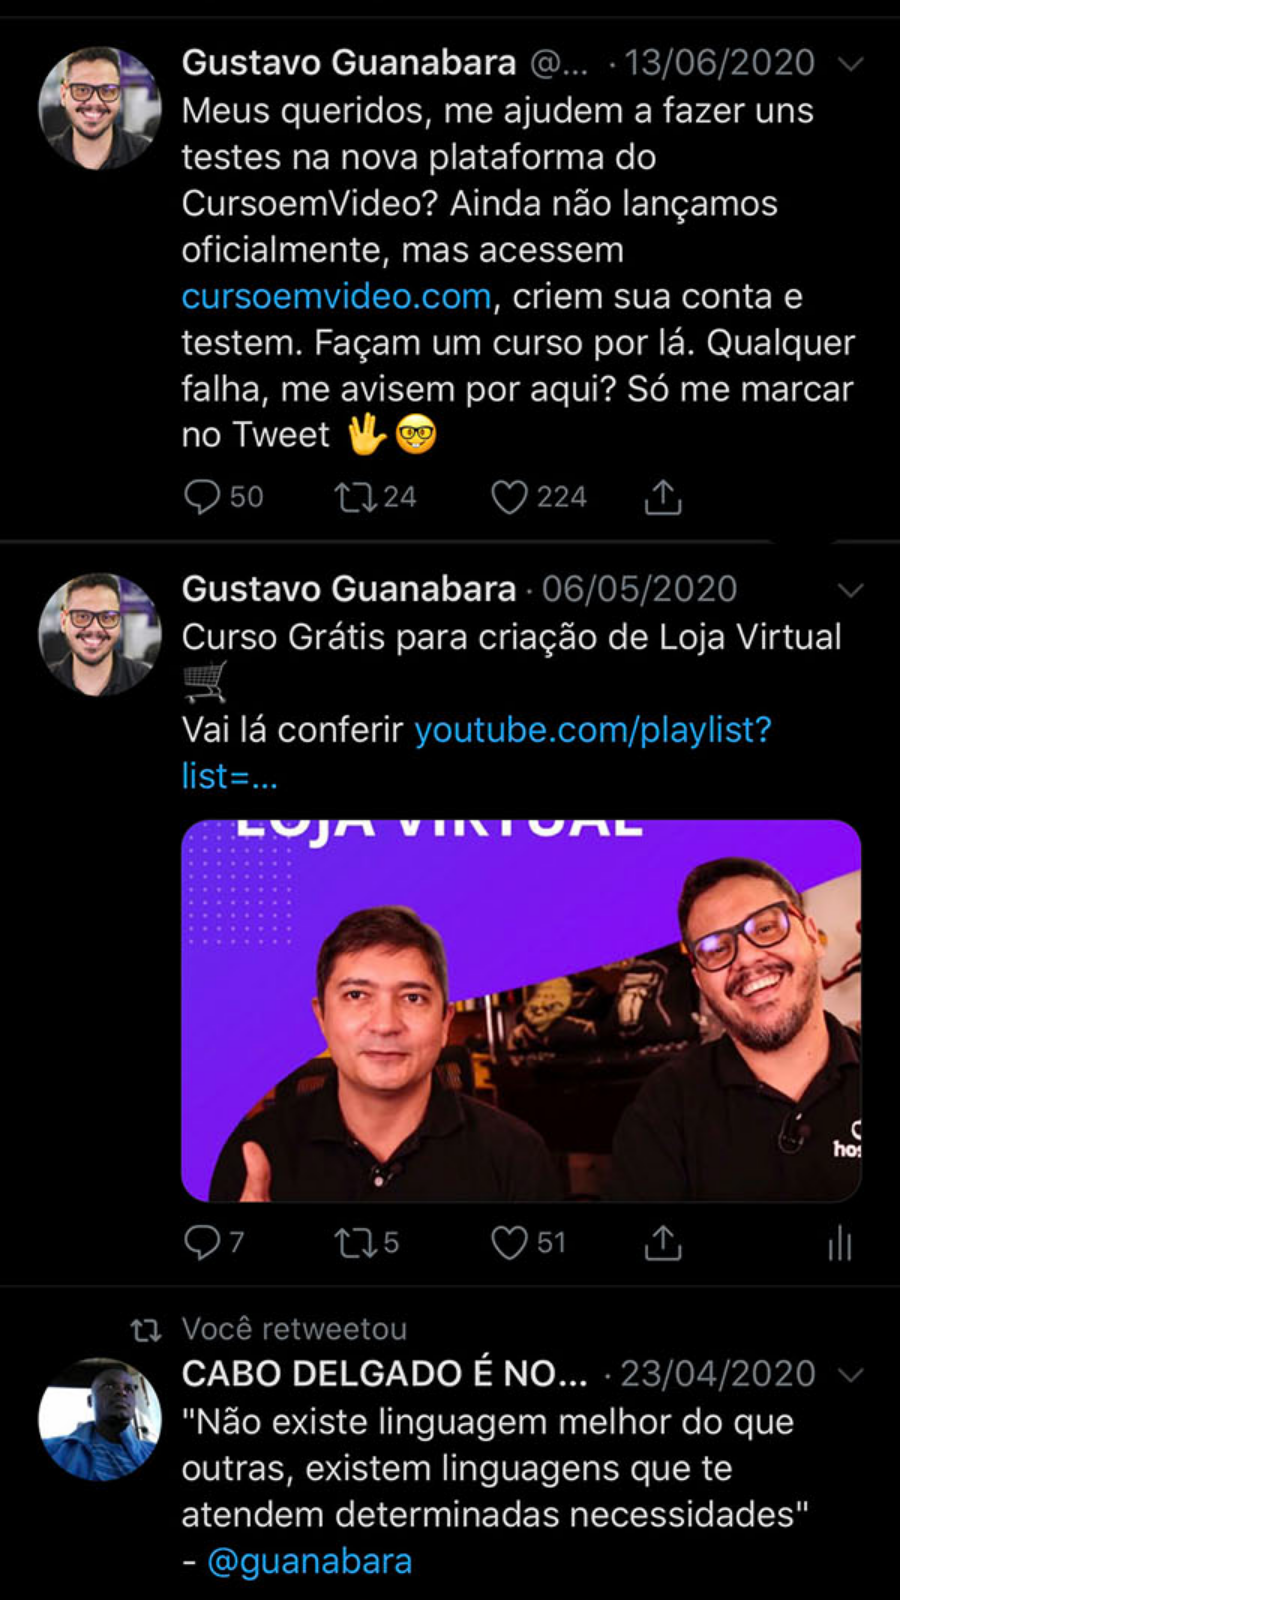
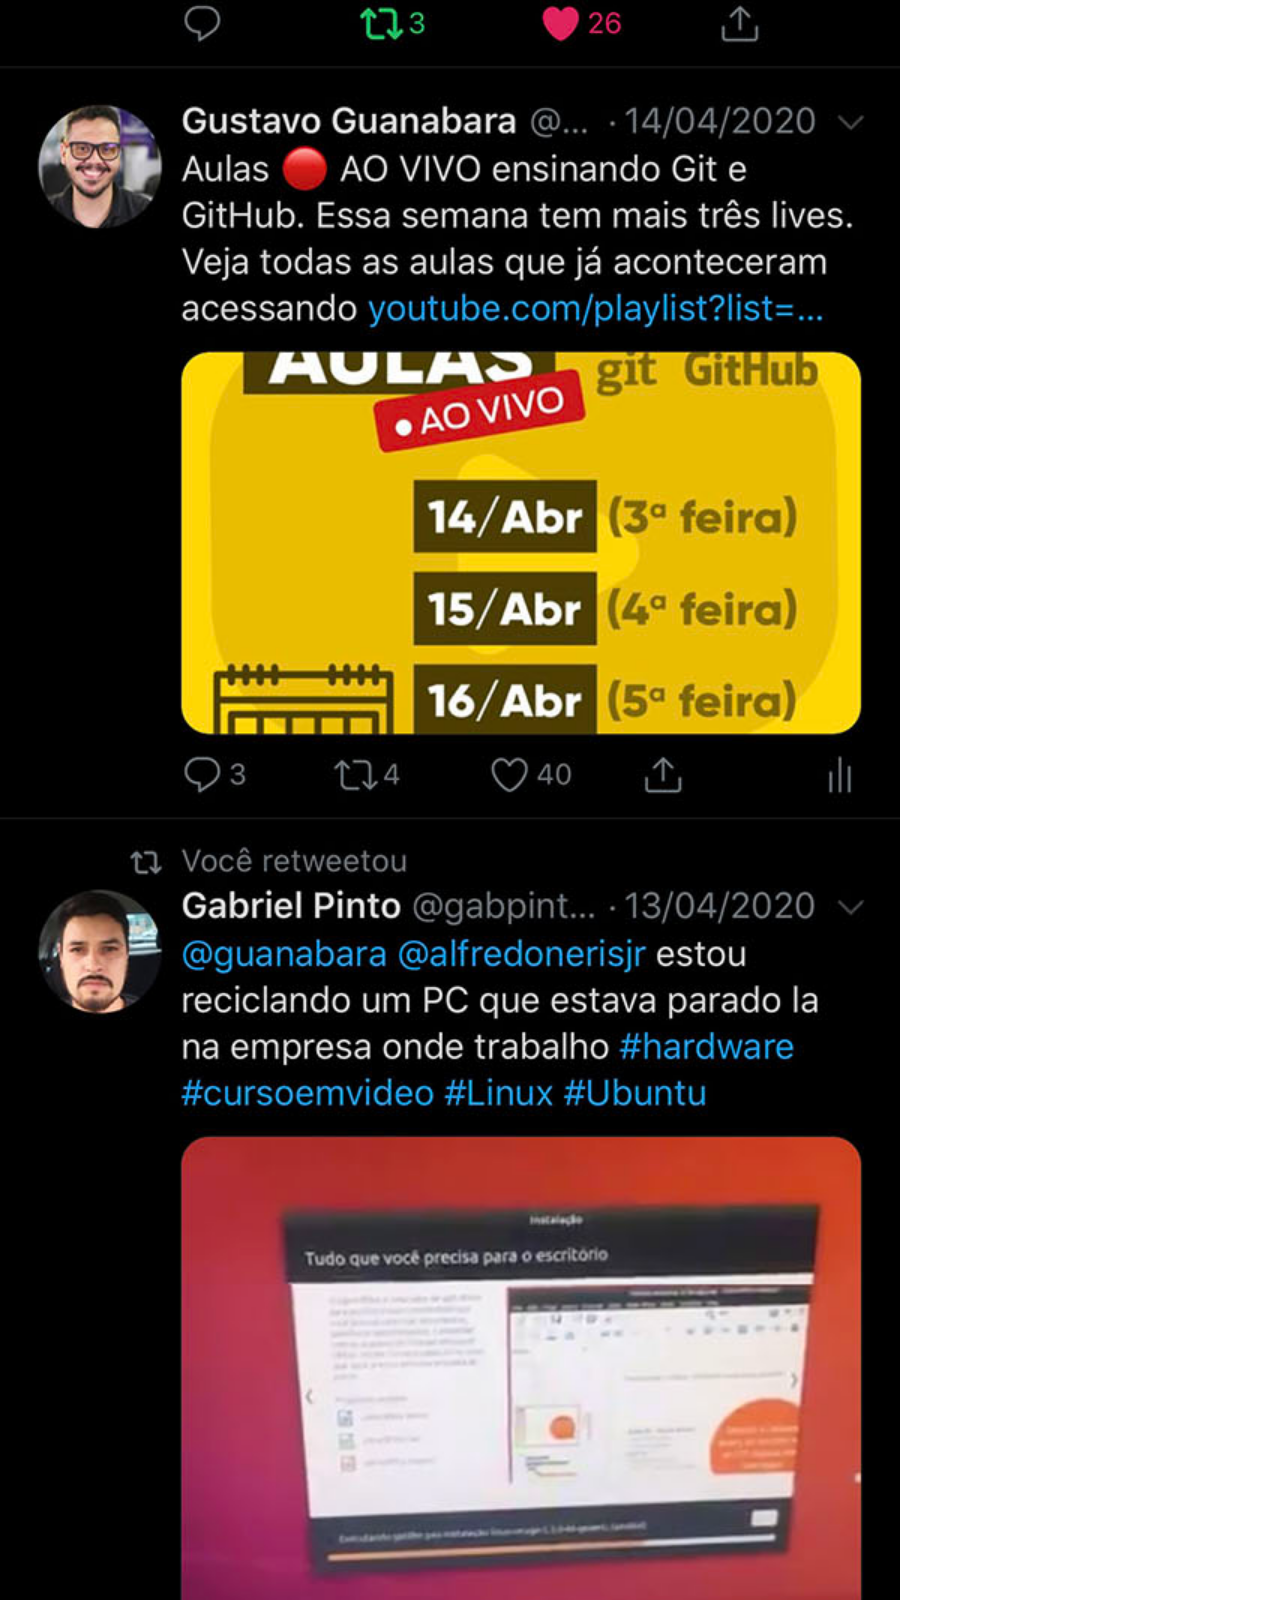
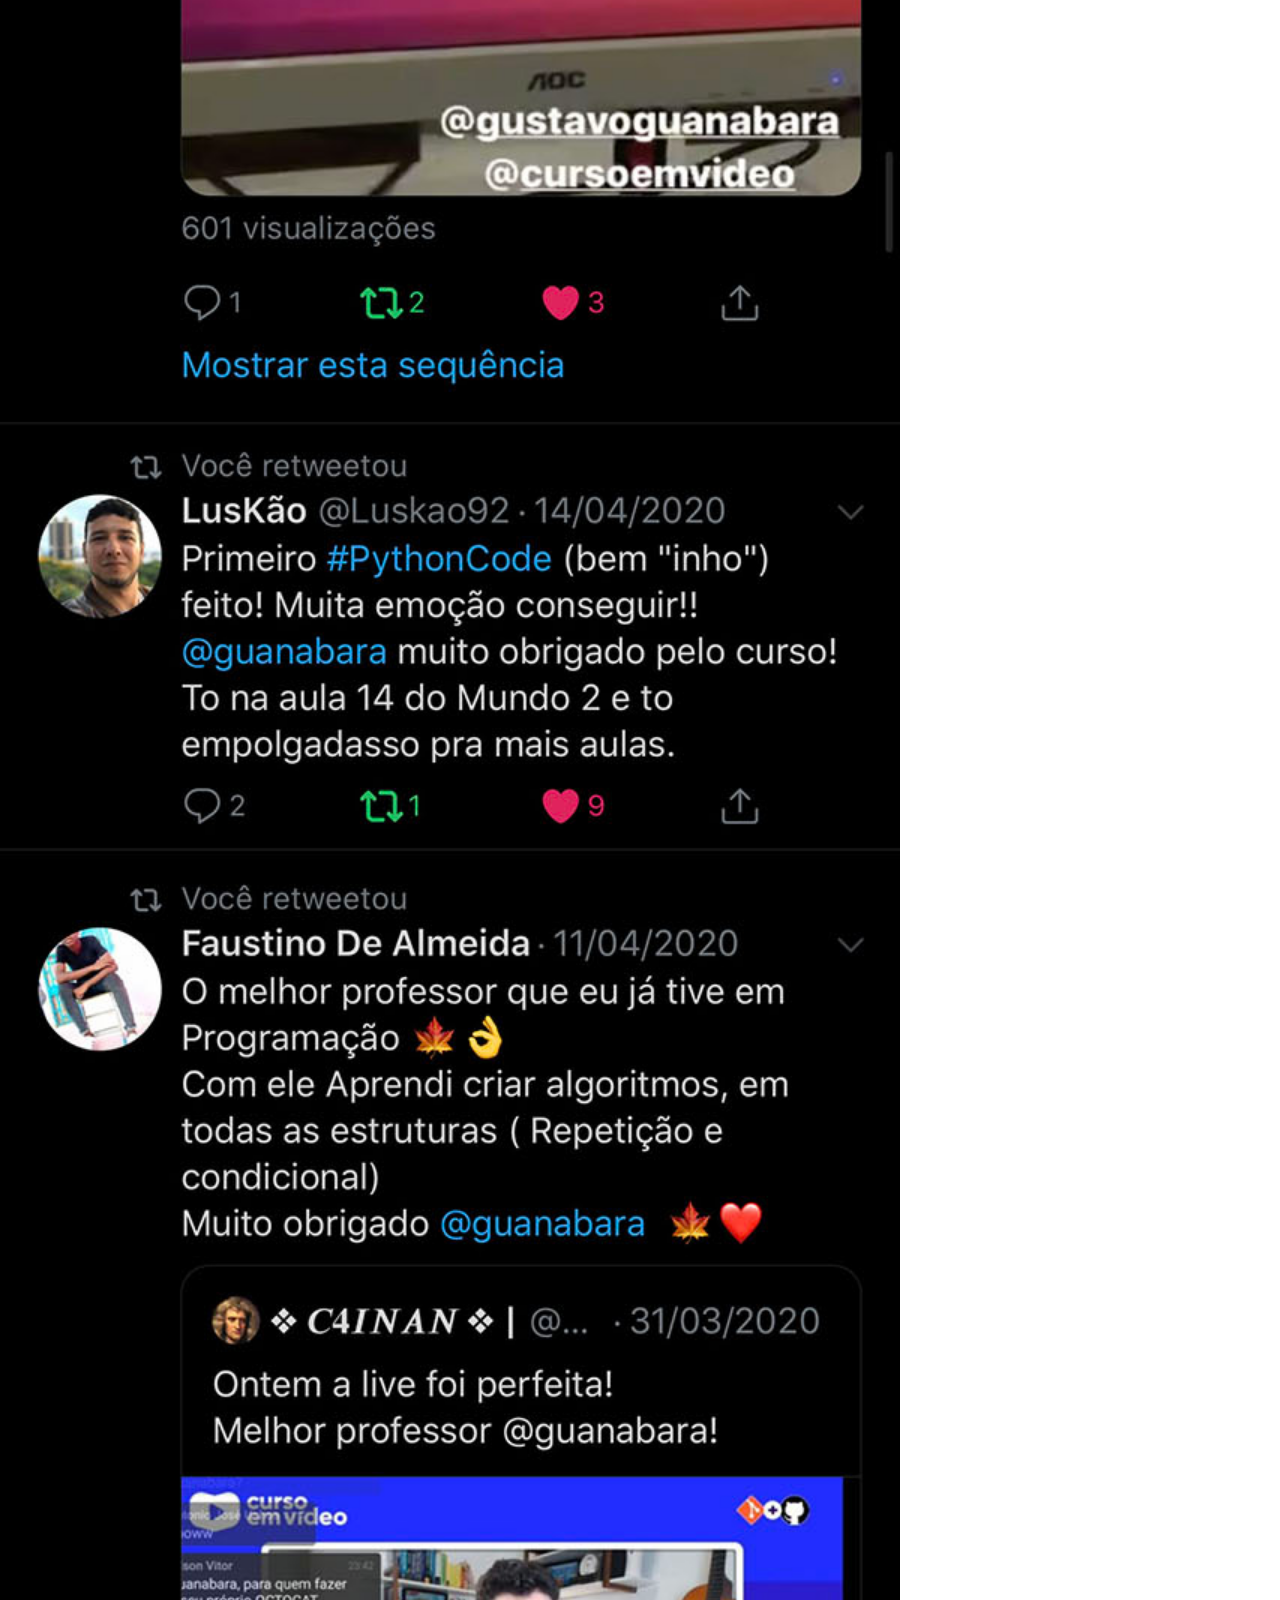
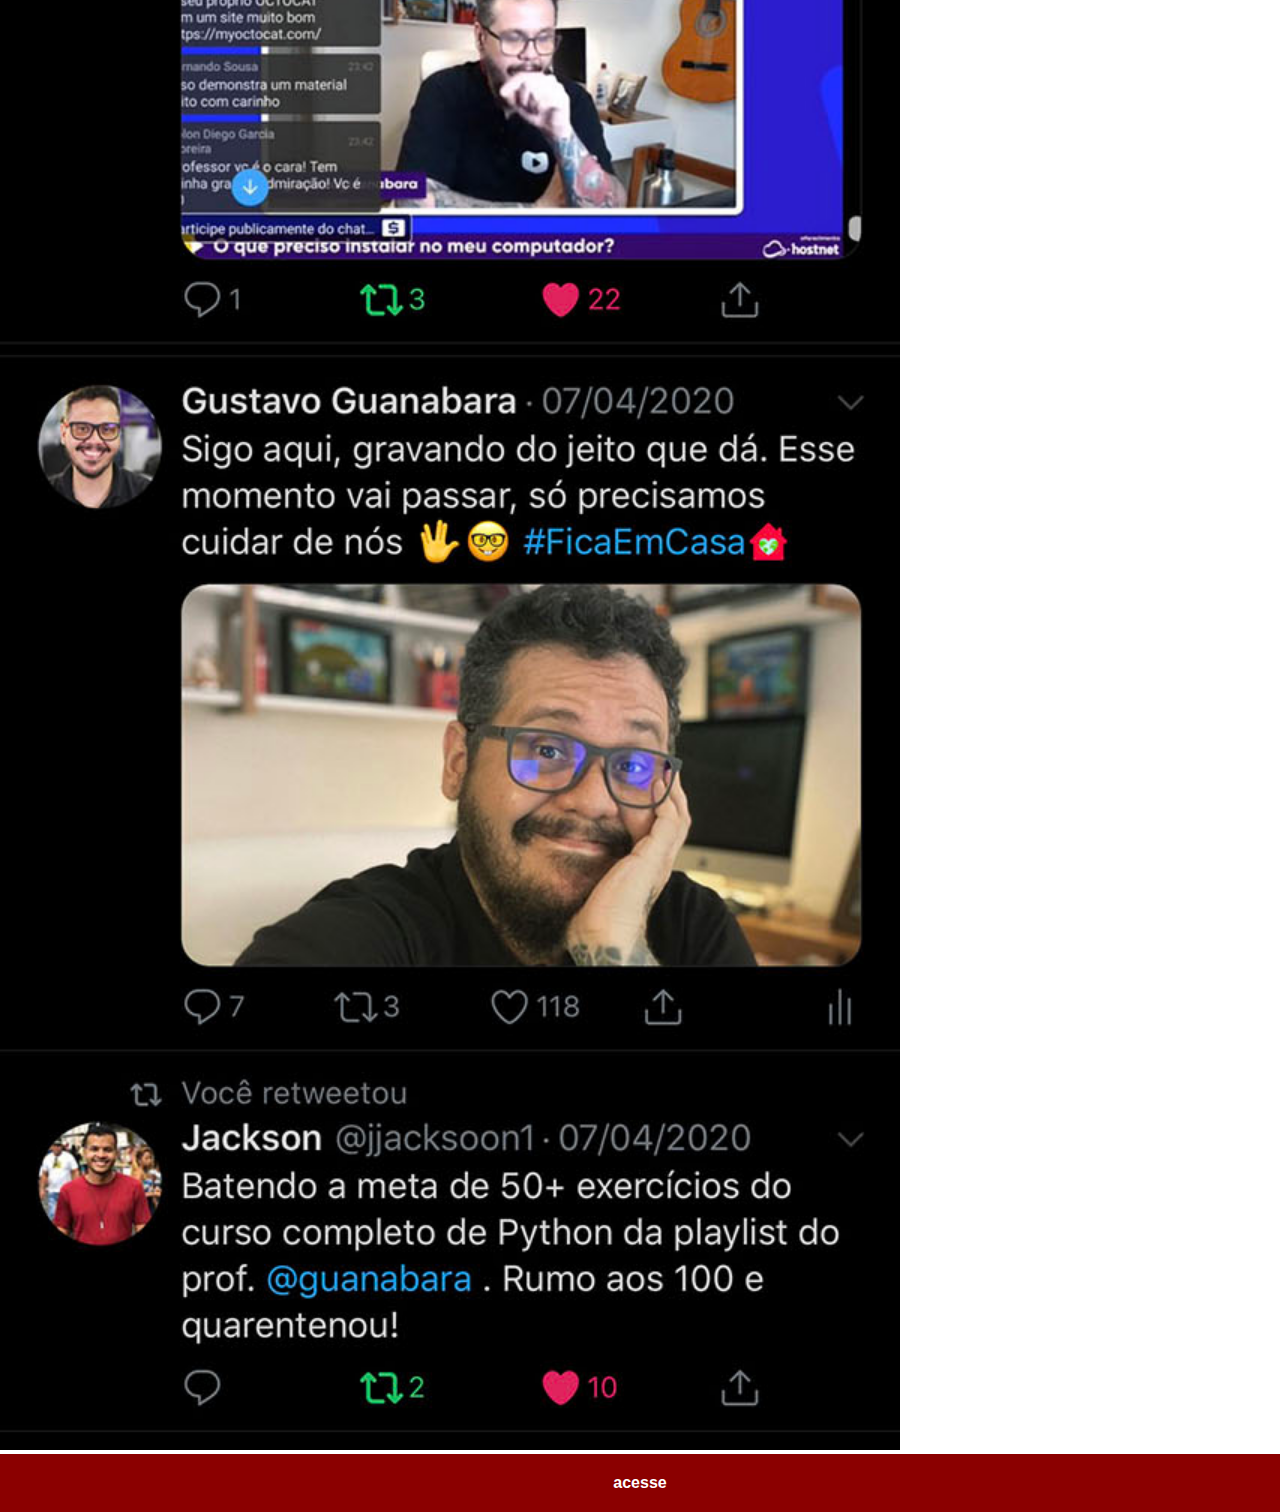
<file: x.html>
<!DOCTYPE html>
<html lang="en">
<head>
    <meta charset="UTF-8">
    <meta name="viewport" content="width=device-width, initial-scale=1.0">
    <link rel="stylesheet" href="estilos/social.css">
    <title>twitter</title>
</head>
<body>
    <img src="imagens/tela-twitter.jpg" alt="twitter">
    <a href="https://twitter.com/guanabara" target="_blank">acesse</a>
</body>
</html>
</file>
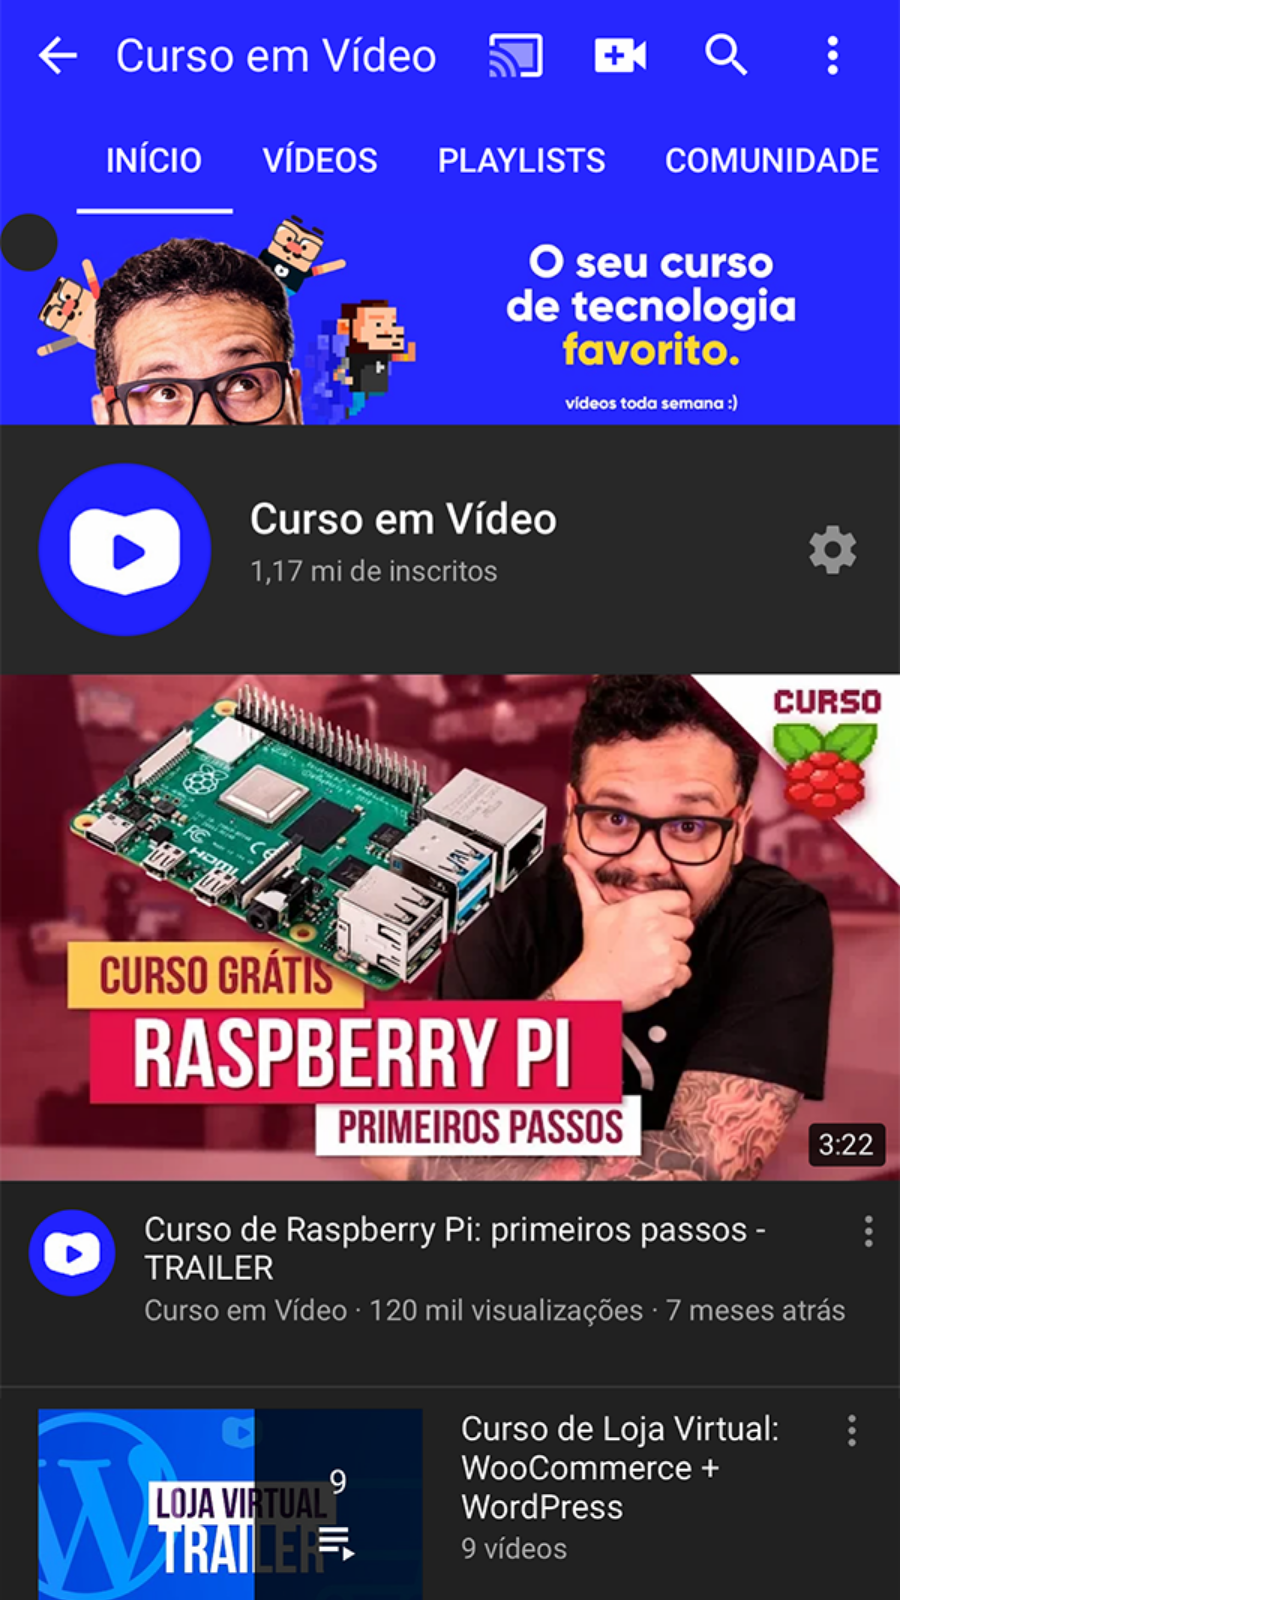
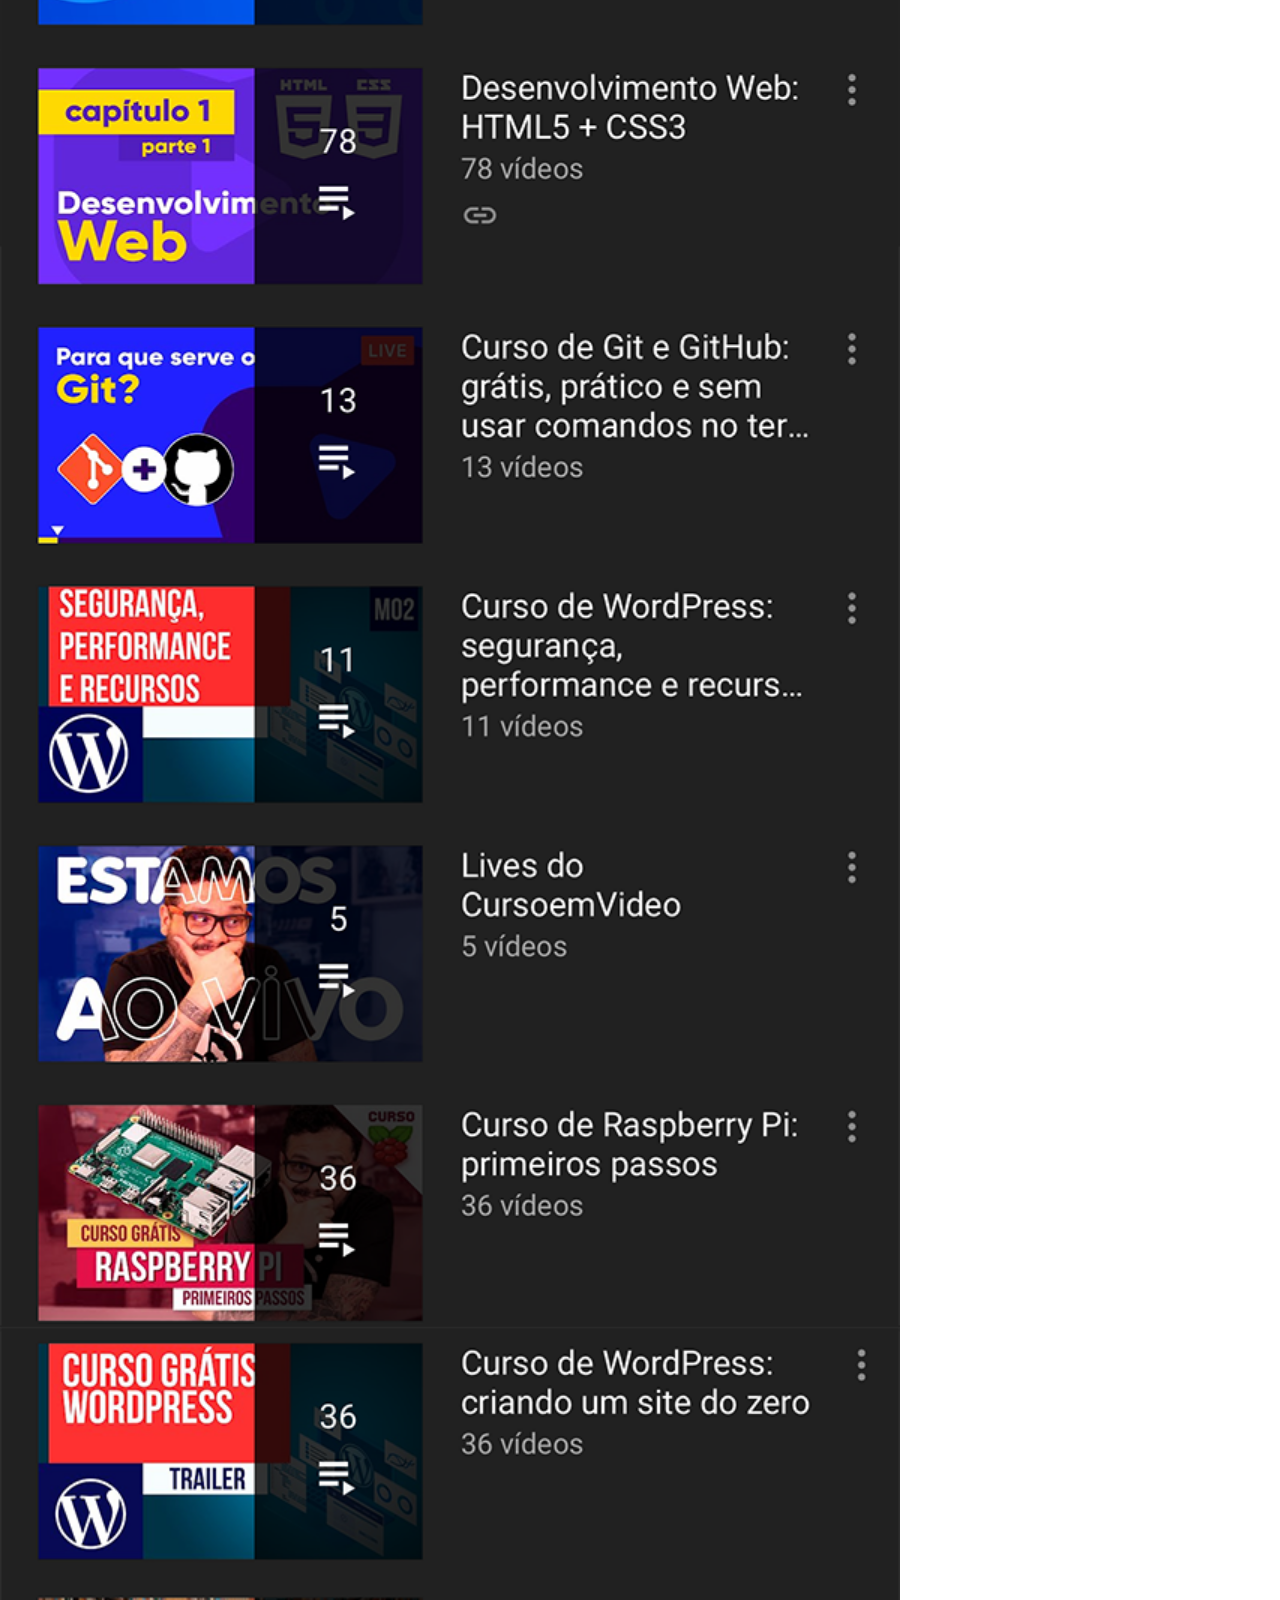
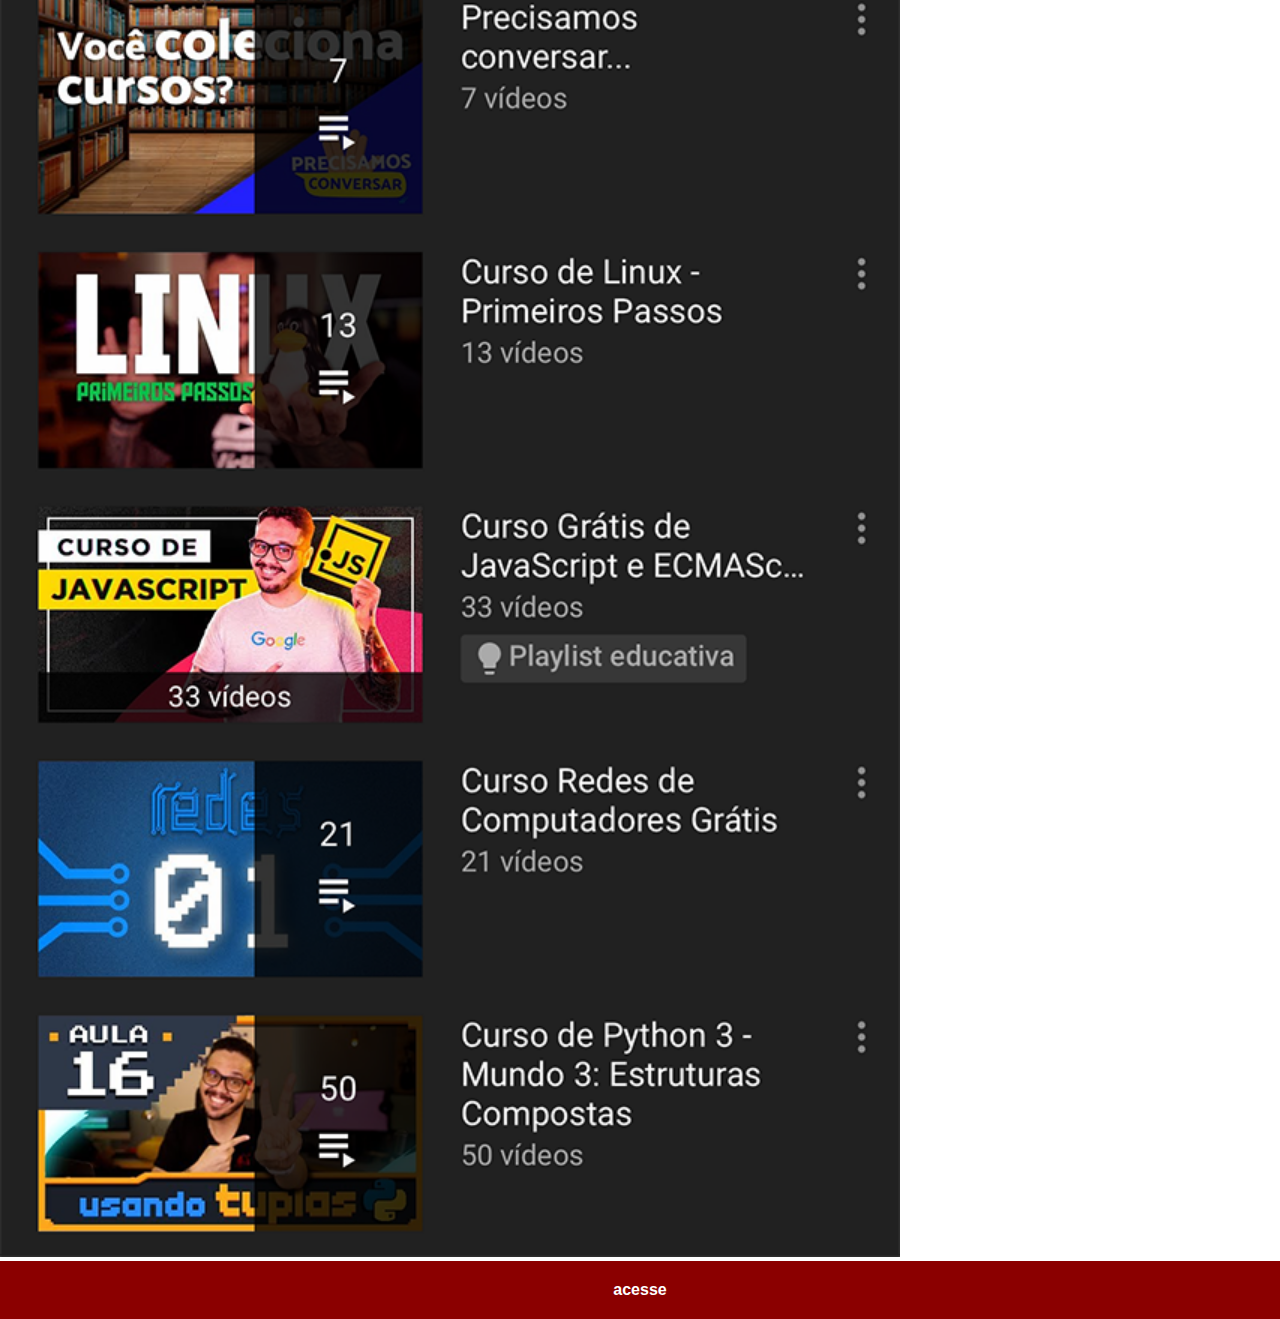
<file: youtube.html>
<!DOCTYPE html>
<html lang="pt-br">
<head>
    <meta charset="UTF-8">
    <meta name="viewport" content="width=device-width, initial-scale=1.0">
    <link rel="stylesheet" href="estilos/social.css">
    <title>youtube</title>
    
</head>
<body>
    <img src="imagens/tela-youtube.png" alt="youtube">
    <a href="https://www.youtube.com/watch?v=ar5UB2MxraE&list=PLHz_AreHm4dkcVCk2Bn_fdVQ81Fkrh6WT&index=15" target="_blank">acesse</a>

</body>
</html>
</file>
<file: estilos/style.css>
@charset "UTF-8";

*{
    margin: 0px;
    padding: 0px;
    font-family: Arial, Helvetica, sans-serif;
}
html, body{
    height: 100vh;
    width: 100vw;
    background-color: black;
}
body{
    background: url("../imagens/fundo-madeira.jpg") no-repeat top center;
    background-size: cover;
    background-attachment: fixed;
}
main{
    height: 100vh;
    position: relative;
    
}
section#telefone{
    position: absolute;
    top: 50%;
    left: 50%;
    transform: translate(-50%, -50%);
    height: 627px;
    width: 311px;
    background: url("../imagens/frame-iphone.png") no-repeat;
}
iframe#tela{
    position: relative;
    top: 80px;
    left: 22px;
    width: 269px;
    height: 471px;
}
section#redes{
    text-align: right;
}
section#redes img{
    width: 50px;
    margin: 10px;
    border-radius: 50%;
    box-shadow: 2px 2px 5px black;
    box-sizing: border-box;
}
section#redes img:hover{
    border: 2px solid white;
    transform: translate(-3px, -3px);
    box-shadow: 5px 5px 10px rgba(0, 0, 0, 0.616);
    transition: transform 1s, border .5s;
}
</file>
<file: estilos/social.css>
*{
    margin: 0px;
    padding: 0px;
    font-family: Arial, Helvetica, sans-serif;
}
::-webkit-scrollbar{
    width: 0px;
    height: 0px;
}
img{
    width: 100vh;
}
a{
    display: block;
    background-color: darkred;
    color: white;
    padding: 20px;
    text-align: center;
    font-weight: bolder;
    text-decoration: none;
}
a:hover{
    background-color: red;
}
</file>
